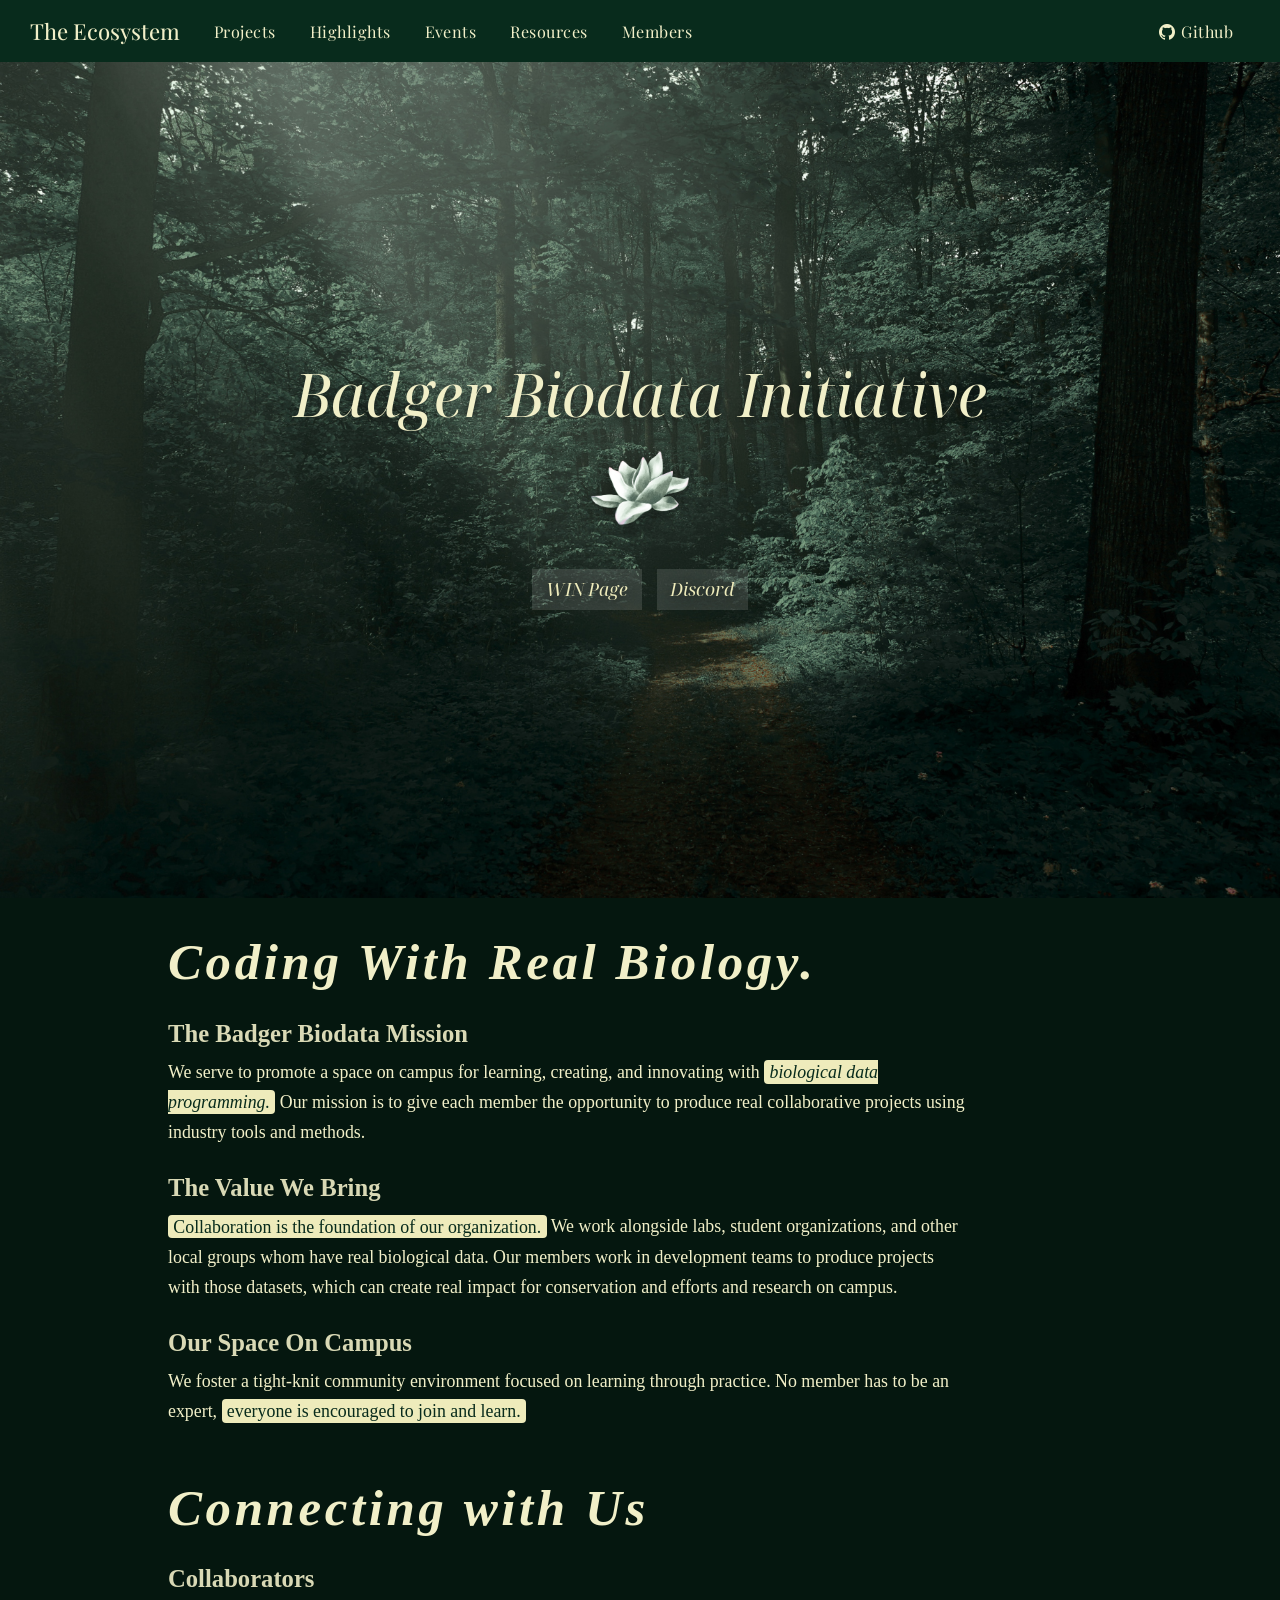
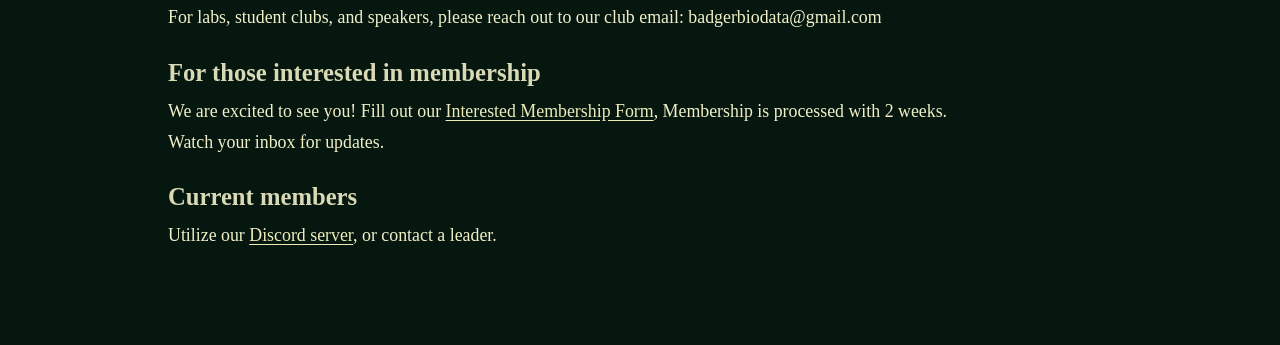
<file: index.html>
<!DOCTYPE html>
<html xmlns="http://www.w3.org/1999/xhtml" lang="en" xml:lang="en"><head>

<meta charset="utf-8">
<meta name="generator" content="quarto-1.11.9">

<meta name="viewport" content="width=device-width, initial-scale=1.0, user-scalable=yes">


<title>Welcome!</title>
<style>
/* Default styles provided by pandoc.
** See https://pandoc.org/MANUAL.html#variables-for-html for config info.
*/
span.smallcaps{font-variant: small-caps;}
div.columns{display: flex; gap: 1.5em;}
div.column{flex: auto;}
@media screen {
div.columns{gap: min(4vw, 1.5em);}
div.column{overflow-x: auto;}
}
div.hanging-indent{margin-left: 1.5em; text-indent: -1.5em;}
ul.task-list{list-style: none;}
ul.task-list li input[type="checkbox"] {
  width: 0.8em;
  margin: 0 0.8em 0.2em -1em; /* quarto-specific, see https://github.com/quarto-dev/quarto-cli/issues/4556 */ 
  vertical-align: middle;
}
</style>


<script src="site_libs/quarto-nav/quarto-nav.js"></script>
<link href="./images/flower-favicon.png" rel="icon" type="image/png">
<script src="site_libs/clipboard/clipboard.min.js"></script>
<script src="site_libs/quarto-html/quarto.js" type="module"></script>
<script src="site_libs/quarto-html/tabsets/tabsets.js" type="module"></script>
<script src="site_libs/quarto-html/scrollable-regions/scrollable-regions.js" type="module"></script>
<script src="site_libs/quarto-html/popper.min.js"></script>
<script src="site_libs/quarto-html/tippy.umd.min.js"></script>
<script src="site_libs/quarto-html/anchor.min.js"></script>
<link href="site_libs/quarto-html/tippy.css" rel="stylesheet">
<link href="site_libs/quarto-html/quarto-syntax-highlighting-63b5708e65d6cd79cd7618c58d0c21e7.css" rel="stylesheet" id="quarto-text-highlighting-styles">
<script src="site_libs/bootstrap/bootstrap.min.js"></script>
<link href="site_libs/bootstrap/bootstrap-icons.css" rel="stylesheet">
<link href="site_libs/bootstrap/bootstrap-39ddc16f5f9dd67d9dd46718b77ded53.min.css" rel="stylesheet" append-hash="true" id="quarto-bootstrap" data-mode="light">
<script id="quarto-search-options" type="application/json">{
  "language": {
    "search-no-results-text": "No results",
    "search-matching-documents-text": "matching documents",
    "search-copy-link-title": "Copy link to search",
    "search-hide-matches-text": "Hide additional matches",
    "search-more-match-text": "more match in this document",
    "search-more-matches-text": "more matches in this document",
    "search-clear-button-title": "Clear",
    "search-text-placeholder": "",
    "search-detached-cancel-button-title": "Cancel",
    "search-submit-button-title": "Submit",
    "search-label": "Search"
  }
}</script>


</head>

<body class="nav-fixed homepage quarto-light"><a id="quarto-skip-link" class="visually-hidden-focusable" href="#quarto-document-content">Skip to main content</a>

<div id="quarto-search-results"></div>
  <header id="quarto-header" class="headroom fixed-top">
    <nav class="navbar navbar-expand-lg " data-bs-theme="dark" aria-label="Site">
      <div class="navbar-container container-fluid">
      <div class="navbar-brand-container mx-auto">
    <a class="navbar-brand" href="./index.html">
    <span class="navbar-title">The Ecosystem</span>
    </a>
  </div>
          <button class="navbar-toggler" type="button" data-bs-toggle="collapse" data-bs-target="#navbarCollapse" aria-controls="navbarCollapse" aria-expanded="false" aria-label="Toggle navigation" onclick="if (window.quartoToggleHeadroom) { window.quartoToggleHeadroom(); }">
  <span class="navbar-toggler-icon"></span>
</button>
          <div class="collapse navbar-collapse" id="navbarCollapse">
            <ul class="navbar-nav navbar-nav-scroll me-auto">
  <li class="nav-item">
    <a class="nav-link" href="./projects/index.html"> 
<span class="menu-text">Projects</span></a>
  </li>  
  <li class="nav-item">
    <a class="nav-link" href="./highlights/index.html"> 
<span class="menu-text">Highlights</span></a>
  </li>  
  <li class="nav-item">
    <a class="nav-link" href="./meetings/index.html"> 
<span class="menu-text">Events</span></a>
  </li>  
  <li class="nav-item">
    <a class="nav-link" href="./resources/index.html"> 
<span class="menu-text">Resources</span></a>
  </li>  
  <li class="nav-item">
    <a class="nav-link" href="./members/index.html"> 
<span class="menu-text">Members</span></a>
  </li>  
</ul>
            <ul class="navbar-nav navbar-nav-scroll ms-auto">
  <li class="nav-item">
    <a class="nav-link" href="https://github.com/Badger-Biodata-Initiative-UW-Madison"> <i class="bi bi-github" role="img">
</i> 
<span class="menu-text">Github</span></a>
  </li>  
</ul>
          </div> <!-- /navcollapse -->
            <div class="quarto-navbar-tools">
</div>
      </div> <!-- /container-fluid -->
    </nav>
</header>
<!-- content -->
<div id="quarto-content" class="quarto-container page-columns page-rows-contents page-layout-full page-navbar">
<!-- sidebar -->
<!-- margin-sidebar -->
    
<!-- main -->
<main class="content page-columns page-full column-body" id="quarto-document-content" tabindex="-1">

<header id="title-block-header" class="quarto-title-block default">
<div class="quarto-title">
<h1 class="title">Welcome!</h1>
</div>



<div class="quarto-title-meta column-body">

    
  
    
  </div>
  


</header>


<div class="column-screen hero-banner">
<div class="hero-text">
<p>Badger Biodata Initiative</p>
<p><img src="images/index-flower.png" class="hero-flower img-fluid" alt="Badger Biodata Flower"> <a href="https://win.wisc.edu/feeds?type=club&amp;type_id=36681&amp;tab=about" class="btn btn-homepage">WIN Page</a> <a href="https://discord.gg/FVxf2QtFgb" class="btn btn-homepage">Discord</a></p>
</div>
</div>
<section id="coding-with-real-biology." class="level1 section-header">
<h1>Coding With Real Biology.</h1>
<section id="the-badger-biodata-mission" class="level3">
<h3 class="anchored" data-anchor-id="the-badger-biodata-mission">The Badger Biodata Mission</h3>
<p>We serve to promote a space on campus for learning, creating, and innovating with <mark> <em>biological data programming.</em></mark> Our mission is to give each member the opportunity to produce real collaborative projects using industry tools and methods.</p>
</section>
<section id="the-value-we-bring" class="level3">
<h3 class="anchored" data-anchor-id="the-value-we-bring">The Value We Bring</h3>
<p><mark> Collaboration is the foundation of our organization.</mark> We work alongside labs, student organizations, and other local groups whom have real biological data. Our members work in development teams to produce projects with those datasets, which can create real impact for conservation and efforts and research on campus.</p>
</section>
<section id="our-space-on-campus" class="level3">
<h3 class="anchored" data-anchor-id="our-space-on-campus">Our Space On Campus</h3>
<p>We foster a tight-knit community environment focused on learning through practice. No member has to be an expert, <mark>everyone is encouraged to join and learn.</mark></p>
</section>
</section>
<section id="connecting-with-us" class="level1">
<h1>Connecting with Us</h1>
<section id="collaborators" class="level3">
<h3 class="anchored" data-anchor-id="collaborators">Collaborators</h3>
<p>For labs, student clubs, and speakers, please reach out to our club email: badgerbiodata@gmail.com</p>
</section>
<section id="for-those-interested-in-membership" class="level3">
<h3 class="anchored" data-anchor-id="for-those-interested-in-membership">For those interested in membership</h3>
<p>We are excited to see you! Fill out our <a href="https://forms.gle/XCaJHqkWR6vYq8Q8A">Interested Membership Form</a>, Membership is processed with 2 weeks. Watch your inbox for updates.</p>
</section>
<section id="current-members" class="level3">
<h3 class="anchored" data-anchor-id="current-members">Current members</h3>
<p>Utilize our <a href="https://discord.gg/FVxf2QtFgb">Discord server</a>, or contact a leader.</p>


</section>
</section>

</main> <!-- /main -->
<script id="quarto-html-after-body" type="application/javascript">
  window.document.addEventListener("DOMContentLoaded", function (event) {
    const icon = "";
    const anchorJS = new window.AnchorJS();
    anchorJS.options = {
      placement: 'right',
      icon: icon
    };
    anchorJS.add('.anchored');
    const isCodeAnnotation = (el) => {
      for (const clz of el.classList) {
        if (clz.startsWith('code-annotation-')) {                     
          return true;
        }
      }
      return false;
    }
    const onCopySuccess = function(e) {
      // button target
      const button = e.trigger;
      // don't keep focus
      button.blur();
      // flash "checked"
      button.classList.add('code-copy-button-checked');
      var currentTitle = button.getAttribute("title");
      button.setAttribute("title", "Copied!");
      let tooltip;
      if (window.bootstrap) {
        button.setAttribute("data-bs-toggle", "tooltip");
        button.setAttribute("data-bs-placement", "left");
        button.setAttribute("data-bs-title", "Copied!");
        tooltip = new bootstrap.Tooltip(button, 
          { trigger: "manual", 
            customClass: "code-copy-button-tooltip",
            offset: [0, -8]});
        tooltip.show();    
      }
      setTimeout(function() {
        if (tooltip) {
          tooltip.hide();
          button.removeAttribute("data-bs-title");
          button.removeAttribute("data-bs-toggle");
          button.removeAttribute("data-bs-placement");
        }
        button.setAttribute("title", currentTitle);
        button.classList.remove('code-copy-button-checked');
      }, 1000);
      // clear code selection
      e.clearSelection();
    }
    const getTextToCopy = function(trigger) {
      const outerScaffold = trigger.parentElement.cloneNode(true);
      const codeEl = outerScaffold.querySelector('code');
      for (const childEl of codeEl.children) {
        if (isCodeAnnotation(childEl)) {
          childEl.remove();
        }
      }
      return codeEl.innerText;
    }
    const clipboard = new window.ClipboardJS('.code-copy-button:not([data-in-quarto-modal])', {
      text: getTextToCopy
    });
    clipboard.on('success', onCopySuccess);
    if (window.document.getElementById('quarto-embedded-source-code-modal')) {
      const clipboardModal = new window.ClipboardJS('.code-copy-button[data-in-quarto-modal]', {
        text: getTextToCopy,
        container: window.document.getElementById('quarto-embedded-source-code-modal')
      });
      clipboardModal.on('success', onCopySuccess);
    }
      var localhostRegex = new RegExp(/^(?:http|https):\/\/localhost\:?[0-9]*\//);
      var mailtoRegex = new RegExp(/^mailto:/);
        var filterRegex = new RegExp("https:\/\/badgerbiodata\.github\.io\/the-ecosystem\/");
      var isInternal = (href) => {
          return filterRegex.test(href) || localhostRegex.test(href) || mailtoRegex.test(href);
      }
      // Inspect non-navigation links and adorn them if external
      window.quartoDecorateExternalLinks = function (root) {
     var links = (root || window.document).querySelectorAll('a[href]:not(.nav-link):not(.navbar-brand):not(.toc-action):not(.sidebar-link):not(.sidebar-item-toggle):not(.pagination-link):not(.no-external):not([aria-hidden]):not(.dropdown-item):not(.quarto-navigation-tool):not(.about-link)');
      for (var i=0; i<links.length; i++) {
        const link = links[i];
        if (!isInternal(link.href)) {
          // undo the damage that might have been done by quarto-nav.js in the case of
          // links that we want to consider external
          if (link.dataset.originalHref !== undefined) {
            link.href = link.dataset.originalHref;
          }
          if (!link.classList.contains('no-external-icon')) {
          }
        }
      }
      };
      window.quartoDecorateExternalLinks(window.document);
    // Esc closes the popup (WCAG 1.4.13) and focus leaving both trigger and
    // popup closes it (WCAG 2.4.11); tippy handles neither for interactive popups.
    const hideOnEscAndFocusOut = {
      name: 'hideOnEscAndFocusOut',
      defaultValue: true,
      fn(instance) {
        const dismiss = () => {
          // A show scheduled by the trigger delay would otherwise reopen it
          instance.clearDelayTimeouts();
          instance.hide();
        };
        const onKeyDown = (event) => {
          if (event.key !== 'Escape') {
            return;
          }
          // Keep Esc from also reaching page handlers (e.g. reveal.js overview),
          // except an open reveal.js slide menu, which Esc should close too.
          // The menu handles keys only when its keyboard option is on.
          const menuHandlesEsc = window.Reveal?.getPlugin?.('menu')?.isOpen() &&
            window.Reveal.getConfig().menu?.keyboard !== false;
          if (!menuHandlesEsc) {
            event.stopPropagation();
          }
          if (instance.popper.contains(window.document.activeElement)) {
            // Disabled while refocusing so the focus trigger does not reopen it
            instance.disable();
            instance.reference.focus();
            instance.enable();
          }
          dismiss();
        };
        const onFocusOut = (event) => {
          const target = event.relatedTarget;
          if (target && !instance.reference.contains(target) &&
              !instance.popper.contains(target)) {
            dismiss();
          }
        };
        // On the trigger too: a click trigger (code-annotations: select) has no
        // blur handling. Attached for the instance's lifetime so leaving the
        // trigger also cancels a show still pending on the trigger delay.
        instance.reference.addEventListener('focusout', onFocusOut);
        return {
          onShow() {
            window.document.addEventListener('keydown', onKeyDown, true);
            instance.popper.addEventListener('focusout', onFocusOut);
          },
          onHide() {
            window.document.removeEventListener('keydown', onKeyDown, true);
            instance.popper.removeEventListener('focusout', onFocusOut);
          },
          onDestroy() {
            instance.reference.removeEventListener('focusout', onFocusOut);
          },
        };
      },
    };
    function tippyHover(el, contentFn, onTriggerFn, onUntriggerFn) {
      const config = {
        allowHTML: true,
        maxWidth: 500,
        delay: 100,
        arrow: false,
        appendTo: function(el) {
            return el.parentElement;
        },
        interactive: true,
        interactiveBorder: 10,
        theme: 'quarto',
        placement: 'bottom-start',
        plugins: [hideOnEscAndFocusOut],
      };
      if (contentFn) {
        config.content = contentFn;
      }
      if (onTriggerFn) {
        config.onTrigger = onTriggerFn;
      }
      if (onUntriggerFn) {
        config.onUntrigger = onUntriggerFn;
      }
      window.tippy(el, config); 
    }
    const noterefs = window.document.querySelectorAll('a[role="doc-noteref"]');
    for (var i=0; i<noterefs.length; i++) {
      const ref = noterefs[i];
      tippyHover(ref, function() {
        // use id or data attribute instead here
        let href = ref.getAttribute('data-footnote-href') || ref.getAttribute('href');
        try { href = new URL(href).hash; } catch {}
        const id = href.replace(/^#\/?/, "");
        const note = window.document.getElementById(id);
        if (note) {
          return note.innerHTML;
        } else {
          return "";
        }
      });
    }
    const xrefs = window.document.querySelectorAll('a.quarto-xref');
    const processXRef = (id, note) => {
      // Strip column container classes
      const stripColumnClz = (el) => {
        el.classList.remove("page-full", "page-columns");
        if (el.children) {
          for (const child of el.children) {
            stripColumnClz(child);
          }
        }
      }
      stripColumnClz(note)
      if (id === null || id.startsWith('sec-')) {
        // Special case sections, only their first couple elements
        const container = document.createElement("div");
        if (note.children && note.children.length > 2) {
          container.appendChild(note.children[0].cloneNode(true));
          for (let i = 1; i < note.children.length; i++) {
            const child = note.children[i];
            if (child.tagName === "P" && child.innerText === "") {
              continue;
            } else {
              container.appendChild(child.cloneNode(true));
              break;
            }
          }
          if (window.Quarto?.typesetMath) {
            window.Quarto.typesetMath(container);
          }
          return container.innerHTML
        } else {
          if (window.Quarto?.typesetMath) {
            window.Quarto.typesetMath(note);
          }
          return note.innerHTML;
        }
      } else {
        // Remove any anchor links if they are present
        const anchorLink = note.querySelector('a.anchorjs-link');
        if (anchorLink) {
          anchorLink.remove();
        }
        if (window.Quarto?.typesetMath) {
          window.Quarto.typesetMath(note);
        }
        if (note.classList.contains("callout")) {
          return note.outerHTML;
        } else {
          return note.innerHTML;
        }
      }
    }
    for (var i=0; i<xrefs.length; i++) {
      const xref = xrefs[i];
      tippyHover(xref, undefined, function(instance) {
        instance.disable();
        let url = xref.getAttribute('href');
        let hash = undefined; 
        if (url.startsWith('#')) {
          hash = url;
        } else {
          try { hash = new URL(url).hash; } catch {}
        }
        if (hash) {
          const id = hash.replace(/^#\/?/, "");
          const note = window.document.getElementById(id);
          if (note !== null) {
            try {
              const html = processXRef(id, note.cloneNode(true));
              instance.setContent(html);
            } finally {
              instance.enable();
              instance.show();
            }
          } else {
            // See if we can fetch this
            fetch(url.split('#')[0])
            .then(res => res.text())
            .then(html => {
              const parser = new DOMParser();
              const htmlDoc = parser.parseFromString(html, "text/html");
              const note = htmlDoc.getElementById(id);
              if (note !== null) {
                const html = processXRef(id, note);
                instance.setContent(html);
              } 
            }).finally(() => {
              instance.enable();
              instance.show();
            });
          }
        } else {
          // See if we can fetch a full url (with no hash to target)
          // This is a special case and we should probably do some content thinning / targeting
          fetch(url)
          .then(res => res.text())
          .then(html => {
            const parser = new DOMParser();
            const htmlDoc = parser.parseFromString(html, "text/html");
            const note = htmlDoc.querySelector('main.content');
            if (note !== null) {
              // This should only happen for chapter cross references
              // (since there is no id in the URL)
              // remove the first header
              if (note.children.length > 0 && note.children[0].tagName === "HEADER") {
                note.children[0].remove();
              }
              const html = processXRef(null, note);
              instance.setContent(html);
            } 
          }).finally(() => {
            instance.enable();
            instance.show();
          });
        }
      }, function(instance) {
      });
    }
        let selectedAnnoteEl;
        const selectorForAnnotation = ( cell, annotation) => {
          let cellAttr = 'data-code-cell="' + cell + '"';
          let lineAttr = 'data-code-annotation="' +  annotation + '"';
          const selector = 'span[' + cellAttr + '][' + lineAttr + ']';
          return selector;
        }
        const selectCodeLines = (annoteEl) => {
          const doc = window.document;
          const targetCell = annoteEl.getAttribute("data-target-cell");
          const targetAnnotation = annoteEl.getAttribute("data-target-annotation");
          const annoteSpan = window.document.querySelector(selectorForAnnotation(targetCell, targetAnnotation));
          const lines = annoteSpan.getAttribute("data-code-lines").split(",");
          const lineIds = lines.map((line) => {
            return targetCell + "-" + line;
          })
          // Each band is positioned against its own containing block, which is
          // not the offsetParent of the lines, so place it from client rects.
          const placeBand = (band, firstEl, lastEl, codeBlock) => {
            const container = band.offsetParent;
            if (container === null) {
              return;
            }
            const containerRect = container.getBoundingClientRect();
            // Reveal.js scales slides with a transform, so convert client
            // pixels back to the CSS pixels of the container.
            const scale = containerRect.height / container.offsetHeight || 1;
            const firstRect = firstEl.getBoundingClientRect();
            const lastRect = lastEl.getBoundingClientRect();
            const top = (firstRect.top - containerRect.top) / scale - container.clientTop + container.scrollTop;
            const height = (lastRect.bottom - firstRect.top) / scale;
            band.style.top = top - 2 + "px";
            band.style.height = height + 4 + "px";
            if (codeBlock) {
              // Without the copy button wrapper, the containing block is wider
              // than the code block, so span the code block explicitly.
              const blockRect = codeBlock.getBoundingClientRect();
              band.style.left = (blockRect.left - containerRect.left) / scale - container.clientLeft + container.scrollLeft + "px";
              band.style.width = blockRect.width / scale + "px";
            }
          };
          if (lineIds.length > 0) {
            const el = window.document.getElementById(lineIds[0]);
            const lastEl = window.document.getElementById(lineIds[lineIds.length - 1]);
            const parent = el.parentElement.parentElement;
            // cook up a div (if necessary) and position it
            let div = window.document.getElementById("code-annotation-line-highlight");
            if (div === null) {
              div = window.document.createElement("div");
              div.setAttribute("id", "code-annotation-line-highlight");
              div.style.position = 'absolute';
              parent.appendChild(div);
            }
            placeBand(div, el, lastEl, parent.closest("div.sourceCode") || parent);
            let gutterDiv = window.document.getElementById("code-annotation-line-highlight-gutter");
            if (gutterDiv === null) {
              gutterDiv = window.document.createElement("div");
              gutterDiv.setAttribute("id", "code-annotation-line-highlight-gutter");
              gutterDiv.style.position = 'absolute';
              const codeCell = window.document.getElementById(targetCell);
              const gutter = codeCell.querySelector('.code-annotation-gutter');
              gutter.appendChild(gutterDiv);
            }
            placeBand(gutterDiv, el, lastEl);
            selectedAnnoteEl = annoteEl;
          }
        };
        const unselectCodeLines = () => {
          const elementsIds = ["code-annotation-line-highlight", "code-annotation-line-highlight-gutter"];
          elementsIds.forEach((elId) => {
            const div = window.document.getElementById(elId);
            if (div) {
              div.remove();
            }
          });
          selectedAnnoteEl = undefined;
        };
          // Handle positioning of the toggle
      window.addEventListener(
        "resize",
        throttle(() => {
          elRect = undefined;
          if (selectedAnnoteEl) {
            selectCodeLines(selectedAnnoteEl);
          }
        }, 10)
      );
      function throttle(fn, ms) {
      let throttle = false;
      let timer;
        return (...args) => {
          if(!throttle) { // first call gets through
              fn.apply(this, args);
              throttle = true;
          } else { // all the others get throttled
              if(timer) clearTimeout(timer); // cancel #2
              timer = setTimeout(() => {
                fn.apply(this, args);
                timer = throttle = false;
              }, ms);
          }
        };
      }
        // Attach click handler to the DT
        const annoteDls = window.document.querySelectorAll('dt[data-target-cell]');
        for (const annoteDlNode of annoteDls) {
          annoteDlNode.addEventListener('click', (event) => {
            const clickedEl = event.target;
            if (clickedEl !== selectedAnnoteEl) {
              unselectCodeLines();
              const activeEl = window.document.querySelector('dt[data-target-cell].code-annotation-active');
              if (activeEl) {
                activeEl.classList.remove('code-annotation-active');
              }
              selectCodeLines(clickedEl);
              clickedEl.classList.add('code-annotation-active');
            } else {
              // Unselect the line
              unselectCodeLines();
              clickedEl.classList.remove('code-annotation-active');
            }
          });
        }
    const findCites = (el) => {
      const parentEl = el.parentElement;
      if (parentEl) {
        const cites = parentEl.dataset.cites;
        if (cites) {
          return {
            el,
            cites: cites.split(' ')
          };
        } else {
          return findCites(el.parentElement)
        }
      } else {
        return undefined;
      }
    };
    var bibliorefs = window.document.querySelectorAll('a[role="doc-biblioref"]');
    for (var i=0; i<bibliorefs.length; i++) {
      const ref = bibliorefs[i];
      const citeInfo = findCites(ref);
      if (citeInfo) {
        tippyHover(citeInfo.el, function() {
          var popup = window.document.createElement('div');
          citeInfo.cites.forEach(function(cite) {
            var citeDiv = window.document.createElement('div');
            citeDiv.classList.add('hanging-indent');
            citeDiv.classList.add('csl-entry');
            var biblioDiv = window.document.getElementById('ref-' + cite);
            if (biblioDiv) {
              citeDiv.innerHTML = biblioDiv.innerHTML;
            }
            popup.appendChild(citeDiv);
          });
          return popup.innerHTML;
        });
      }
    }
  });
  </script>
  <script type="application/javascript">
  window.quartoScrollableRegionsLabels = {"code":"Scrollable code","output":"Scrollable output"};
  </script>
</div> <!-- /content -->




</body></html>
</file>
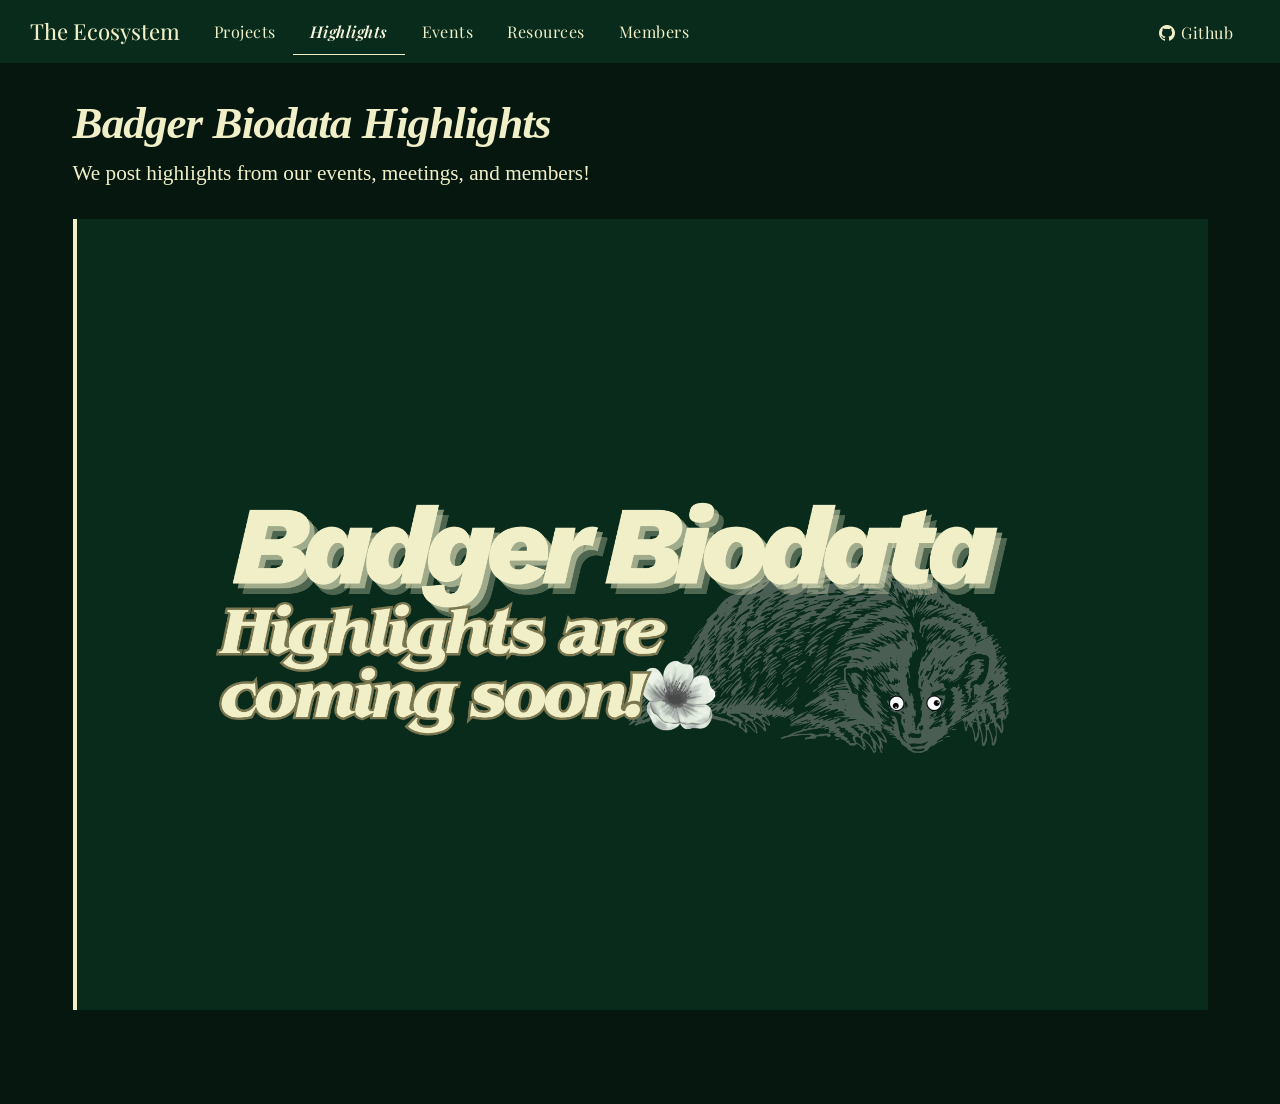
<file: highlights/index.html>
<!DOCTYPE html>
<html xmlns="http://www.w3.org/1999/xhtml" lang="en" xml:lang="en"><head>

<meta charset="utf-8">
<meta name="generator" content="quarto-1.11.9">

<meta name="viewport" content="width=device-width, initial-scale=1.0, user-scalable=yes">


<title>Badger Biodata Highlights</title>
<style>
/* Default styles provided by pandoc.
** See https://pandoc.org/MANUAL.html#variables-for-html for config info.
*/
span.smallcaps{font-variant: small-caps;}
div.columns{display: flex; gap: 1.5em;}
div.column{flex: auto;}
@media screen {
div.columns{gap: min(4vw, 1.5em);}
div.column{overflow-x: auto;}
}
div.hanging-indent{margin-left: 1.5em; text-indent: -1.5em;}
ul.task-list{list-style: none;}
ul.task-list li input[type="checkbox"] {
  width: 0.8em;
  margin: 0 0.8em 0.2em -1em; /* quarto-specific, see https://github.com/quarto-dev/quarto-cli/issues/4556 */ 
  vertical-align: middle;
}
</style>


<script src="../site_libs/quarto-nav/quarto-nav.js"></script>
<link href="../images/flower-favicon.png" rel="icon" type="image/png">
<script src="../site_libs/clipboard/clipboard.min.js"></script>
<script src="../site_libs/quarto-html/quarto.js" type="module"></script>
<script src="../site_libs/quarto-html/tabsets/tabsets.js" type="module"></script>
<script src="../site_libs/quarto-html/scrollable-regions/scrollable-regions.js" type="module"></script>
<script src="../site_libs/quarto-html/popper.min.js"></script>
<script src="../site_libs/quarto-html/tippy.umd.min.js"></script>
<script src="../site_libs/quarto-html/anchor.min.js"></script>
<link href="../site_libs/quarto-html/tippy.css" rel="stylesheet">
<link href="../site_libs/quarto-html/quarto-syntax-highlighting-63b5708e65d6cd79cd7618c58d0c21e7.css" rel="stylesheet" id="quarto-text-highlighting-styles">
<script src="../site_libs/bootstrap/bootstrap.min.js"></script>
<link href="../site_libs/bootstrap/bootstrap-icons.css" rel="stylesheet">
<link href="../site_libs/bootstrap/bootstrap-39ddc16f5f9dd67d9dd46718b77ded53.min.css" rel="stylesheet" append-hash="true" id="quarto-bootstrap" data-mode="light">
<script id="quarto-search-options" type="application/json">{
  "language": {
    "search-no-results-text": "No results",
    "search-matching-documents-text": "matching documents",
    "search-copy-link-title": "Copy link to search",
    "search-hide-matches-text": "Hide additional matches",
    "search-more-match-text": "more match in this document",
    "search-more-matches-text": "more matches in this document",
    "search-clear-button-title": "Clear",
    "search-text-placeholder": "",
    "search-detached-cancel-button-title": "Cancel",
    "search-submit-button-title": "Submit",
    "search-label": "Search"
  }
}</script>


</head>

<body class="nav-fixed quarto-light"><a id="quarto-skip-link" class="visually-hidden-focusable" href="#quarto-document-content">Skip to main content</a>

<div id="quarto-search-results"></div>
  <header id="quarto-header" class="headroom fixed-top">
    <nav class="navbar navbar-expand-lg " data-bs-theme="dark" aria-label="Site">
      <div class="navbar-container container-fluid">
      <div class="navbar-brand-container mx-auto">
    <a class="navbar-brand" href="../index.html">
    <span class="navbar-title">The Ecosystem</span>
    </a>
  </div>
          <button class="navbar-toggler" type="button" data-bs-toggle="collapse" data-bs-target="#navbarCollapse" aria-controls="navbarCollapse" aria-expanded="false" aria-label="Toggle navigation" onclick="if (window.quartoToggleHeadroom) { window.quartoToggleHeadroom(); }">
  <span class="navbar-toggler-icon"></span>
</button>
          <div class="collapse navbar-collapse" id="navbarCollapse">
            <ul class="navbar-nav navbar-nav-scroll me-auto">
  <li class="nav-item">
    <a class="nav-link" href="../projects/index.html"> 
<span class="menu-text">Projects</span></a>
  </li>  
  <li class="nav-item">
    <a class="nav-link active" href="../highlights/index.html" aria-current="page"> 
<span class="menu-text">Highlights</span></a>
  </li>  
  <li class="nav-item">
    <a class="nav-link" href="../meetings/index.html"> 
<span class="menu-text">Events</span></a>
  </li>  
  <li class="nav-item">
    <a class="nav-link" href="../resources/index.html"> 
<span class="menu-text">Resources</span></a>
  </li>  
  <li class="nav-item">
    <a class="nav-link" href="../members/index.html"> 
<span class="menu-text">Members</span></a>
  </li>  
</ul>
            <ul class="navbar-nav navbar-nav-scroll ms-auto">
  <li class="nav-item">
    <a class="nav-link" href="https://github.com/Badger-Biodata-Initiative-UW-Madison"> <i class="bi bi-github" role="img">
</i> 
<span class="menu-text">Github</span></a>
  </li>  
</ul>
          </div> <!-- /navcollapse -->
            <div class="quarto-navbar-tools">
</div>
      </div> <!-- /container-fluid -->
    </nav>
</header>
<!-- content -->
<div id="quarto-content" class="quarto-container page-columns page-rows-contents page-layout-full page-navbar">
<!-- sidebar -->
<!-- margin-sidebar -->
    
<!-- main -->
<main class="content column-page" id="quarto-document-content" tabindex="-1">

<header id="title-block-header" class="quarto-title-block default">
<div class="quarto-title">
<h1 class="title">Badger Biodata Highlights</h1>
<p class="subtitle lead">We post highlights from our events, meetings, and members!</p>
</div>



<div class="quarto-title-meta column-page">

    
  
    
  </div>
  


</header>


<blockquote class="blockquote">
<p><img src="../images/aug-2026-highlight.png" class="img-fluid"></p>
</blockquote>



</main> <!-- /main -->
<script id="quarto-html-after-body" type="application/javascript">
  window.document.addEventListener("DOMContentLoaded", function (event) {
    const icon = "";
    const anchorJS = new window.AnchorJS();
    anchorJS.options = {
      placement: 'right',
      icon: icon
    };
    anchorJS.add('.anchored');
    const isCodeAnnotation = (el) => {
      for (const clz of el.classList) {
        if (clz.startsWith('code-annotation-')) {                     
          return true;
        }
      }
      return false;
    }
    const onCopySuccess = function(e) {
      // button target
      const button = e.trigger;
      // don't keep focus
      button.blur();
      // flash "checked"
      button.classList.add('code-copy-button-checked');
      var currentTitle = button.getAttribute("title");
      button.setAttribute("title", "Copied!");
      let tooltip;
      if (window.bootstrap) {
        button.setAttribute("data-bs-toggle", "tooltip");
        button.setAttribute("data-bs-placement", "left");
        button.setAttribute("data-bs-title", "Copied!");
        tooltip = new bootstrap.Tooltip(button, 
          { trigger: "manual", 
            customClass: "code-copy-button-tooltip",
            offset: [0, -8]});
        tooltip.show();    
      }
      setTimeout(function() {
        if (tooltip) {
          tooltip.hide();
          button.removeAttribute("data-bs-title");
          button.removeAttribute("data-bs-toggle");
          button.removeAttribute("data-bs-placement");
        }
        button.setAttribute("title", currentTitle);
        button.classList.remove('code-copy-button-checked');
      }, 1000);
      // clear code selection
      e.clearSelection();
    }
    const getTextToCopy = function(trigger) {
      const outerScaffold = trigger.parentElement.cloneNode(true);
      const codeEl = outerScaffold.querySelector('code');
      for (const childEl of codeEl.children) {
        if (isCodeAnnotation(childEl)) {
          childEl.remove();
        }
      }
      return codeEl.innerText;
    }
    const clipboard = new window.ClipboardJS('.code-copy-button:not([data-in-quarto-modal])', {
      text: getTextToCopy
    });
    clipboard.on('success', onCopySuccess);
    if (window.document.getElementById('quarto-embedded-source-code-modal')) {
      const clipboardModal = new window.ClipboardJS('.code-copy-button[data-in-quarto-modal]', {
        text: getTextToCopy,
        container: window.document.getElementById('quarto-embedded-source-code-modal')
      });
      clipboardModal.on('success', onCopySuccess);
    }
      var localhostRegex = new RegExp(/^(?:http|https):\/\/localhost\:?[0-9]*\//);
      var mailtoRegex = new RegExp(/^mailto:/);
        var filterRegex = new RegExp("https:\/\/badgerbiodata\.github\.io\/the-ecosystem\/");
      var isInternal = (href) => {
          return filterRegex.test(href) || localhostRegex.test(href) || mailtoRegex.test(href);
      }
      // Inspect non-navigation links and adorn them if external
      window.quartoDecorateExternalLinks = function (root) {
     var links = (root || window.document).querySelectorAll('a[href]:not(.nav-link):not(.navbar-brand):not(.toc-action):not(.sidebar-link):not(.sidebar-item-toggle):not(.pagination-link):not(.no-external):not([aria-hidden]):not(.dropdown-item):not(.quarto-navigation-tool):not(.about-link)');
      for (var i=0; i<links.length; i++) {
        const link = links[i];
        if (!isInternal(link.href)) {
          // undo the damage that might have been done by quarto-nav.js in the case of
          // links that we want to consider external
          if (link.dataset.originalHref !== undefined) {
            link.href = link.dataset.originalHref;
          }
          if (!link.classList.contains('no-external-icon')) {
          }
        }
      }
      };
      window.quartoDecorateExternalLinks(window.document);
    // Esc closes the popup (WCAG 1.4.13) and focus leaving both trigger and
    // popup closes it (WCAG 2.4.11); tippy handles neither for interactive popups.
    const hideOnEscAndFocusOut = {
      name: 'hideOnEscAndFocusOut',
      defaultValue: true,
      fn(instance) {
        const dismiss = () => {
          // A show scheduled by the trigger delay would otherwise reopen it
          instance.clearDelayTimeouts();
          instance.hide();
        };
        const onKeyDown = (event) => {
          if (event.key !== 'Escape') {
            return;
          }
          // Keep Esc from also reaching page handlers (e.g. reveal.js overview),
          // except an open reveal.js slide menu, which Esc should close too.
          // The menu handles keys only when its keyboard option is on.
          const menuHandlesEsc = window.Reveal?.getPlugin?.('menu')?.isOpen() &&
            window.Reveal.getConfig().menu?.keyboard !== false;
          if (!menuHandlesEsc) {
            event.stopPropagation();
          }
          if (instance.popper.contains(window.document.activeElement)) {
            // Disabled while refocusing so the focus trigger does not reopen it
            instance.disable();
            instance.reference.focus();
            instance.enable();
          }
          dismiss();
        };
        const onFocusOut = (event) => {
          const target = event.relatedTarget;
          if (target && !instance.reference.contains(target) &&
              !instance.popper.contains(target)) {
            dismiss();
          }
        };
        // On the trigger too: a click trigger (code-annotations: select) has no
        // blur handling. Attached for the instance's lifetime so leaving the
        // trigger also cancels a show still pending on the trigger delay.
        instance.reference.addEventListener('focusout', onFocusOut);
        return {
          onShow() {
            window.document.addEventListener('keydown', onKeyDown, true);
            instance.popper.addEventListener('focusout', onFocusOut);
          },
          onHide() {
            window.document.removeEventListener('keydown', onKeyDown, true);
            instance.popper.removeEventListener('focusout', onFocusOut);
          },
          onDestroy() {
            instance.reference.removeEventListener('focusout', onFocusOut);
          },
        };
      },
    };
    function tippyHover(el, contentFn, onTriggerFn, onUntriggerFn) {
      const config = {
        allowHTML: true,
        maxWidth: 500,
        delay: 100,
        arrow: false,
        appendTo: function(el) {
            return el.parentElement;
        },
        interactive: true,
        interactiveBorder: 10,
        theme: 'quarto',
        placement: 'bottom-start',
        plugins: [hideOnEscAndFocusOut],
      };
      if (contentFn) {
        config.content = contentFn;
      }
      if (onTriggerFn) {
        config.onTrigger = onTriggerFn;
      }
      if (onUntriggerFn) {
        config.onUntrigger = onUntriggerFn;
      }
      window.tippy(el, config); 
    }
    const noterefs = window.document.querySelectorAll('a[role="doc-noteref"]');
    for (var i=0; i<noterefs.length; i++) {
      const ref = noterefs[i];
      tippyHover(ref, function() {
        // use id or data attribute instead here
        let href = ref.getAttribute('data-footnote-href') || ref.getAttribute('href');
        try { href = new URL(href).hash; } catch {}
        const id = href.replace(/^#\/?/, "");
        const note = window.document.getElementById(id);
        if (note) {
          return note.innerHTML;
        } else {
          return "";
        }
      });
    }
    const xrefs = window.document.querySelectorAll('a.quarto-xref');
    const processXRef = (id, note) => {
      // Strip column container classes
      const stripColumnClz = (el) => {
        el.classList.remove("page-full", "page-columns");
        if (el.children) {
          for (const child of el.children) {
            stripColumnClz(child);
          }
        }
      }
      stripColumnClz(note)
      if (id === null || id.startsWith('sec-')) {
        // Special case sections, only their first couple elements
        const container = document.createElement("div");
        if (note.children && note.children.length > 2) {
          container.appendChild(note.children[0].cloneNode(true));
          for (let i = 1; i < note.children.length; i++) {
            const child = note.children[i];
            if (child.tagName === "P" && child.innerText === "") {
              continue;
            } else {
              container.appendChild(child.cloneNode(true));
              break;
            }
          }
          if (window.Quarto?.typesetMath) {
            window.Quarto.typesetMath(container);
          }
          return container.innerHTML
        } else {
          if (window.Quarto?.typesetMath) {
            window.Quarto.typesetMath(note);
          }
          return note.innerHTML;
        }
      } else {
        // Remove any anchor links if they are present
        const anchorLink = note.querySelector('a.anchorjs-link');
        if (anchorLink) {
          anchorLink.remove();
        }
        if (window.Quarto?.typesetMath) {
          window.Quarto.typesetMath(note);
        }
        if (note.classList.contains("callout")) {
          return note.outerHTML;
        } else {
          return note.innerHTML;
        }
      }
    }
    for (var i=0; i<xrefs.length; i++) {
      const xref = xrefs[i];
      tippyHover(xref, undefined, function(instance) {
        instance.disable();
        let url = xref.getAttribute('href');
        let hash = undefined; 
        if (url.startsWith('#')) {
          hash = url;
        } else {
          try { hash = new URL(url).hash; } catch {}
        }
        if (hash) {
          const id = hash.replace(/^#\/?/, "");
          const note = window.document.getElementById(id);
          if (note !== null) {
            try {
              const html = processXRef(id, note.cloneNode(true));
              instance.setContent(html);
            } finally {
              instance.enable();
              instance.show();
            }
          } else {
            // See if we can fetch this
            fetch(url.split('#')[0])
            .then(res => res.text())
            .then(html => {
              const parser = new DOMParser();
              const htmlDoc = parser.parseFromString(html, "text/html");
              const note = htmlDoc.getElementById(id);
              if (note !== null) {
                const html = processXRef(id, note);
                instance.setContent(html);
              } 
            }).finally(() => {
              instance.enable();
              instance.show();
            });
          }
        } else {
          // See if we can fetch a full url (with no hash to target)
          // This is a special case and we should probably do some content thinning / targeting
          fetch(url)
          .then(res => res.text())
          .then(html => {
            const parser = new DOMParser();
            const htmlDoc = parser.parseFromString(html, "text/html");
            const note = htmlDoc.querySelector('main.content');
            if (note !== null) {
              // This should only happen for chapter cross references
              // (since there is no id in the URL)
              // remove the first header
              if (note.children.length > 0 && note.children[0].tagName === "HEADER") {
                note.children[0].remove();
              }
              const html = processXRef(null, note);
              instance.setContent(html);
            } 
          }).finally(() => {
            instance.enable();
            instance.show();
          });
        }
      }, function(instance) {
      });
    }
        let selectedAnnoteEl;
        const selectorForAnnotation = ( cell, annotation) => {
          let cellAttr = 'data-code-cell="' + cell + '"';
          let lineAttr = 'data-code-annotation="' +  annotation + '"';
          const selector = 'span[' + cellAttr + '][' + lineAttr + ']';
          return selector;
        }
        const selectCodeLines = (annoteEl) => {
          const doc = window.document;
          const targetCell = annoteEl.getAttribute("data-target-cell");
          const targetAnnotation = annoteEl.getAttribute("data-target-annotation");
          const annoteSpan = window.document.querySelector(selectorForAnnotation(targetCell, targetAnnotation));
          const lines = annoteSpan.getAttribute("data-code-lines").split(",");
          const lineIds = lines.map((line) => {
            return targetCell + "-" + line;
          })
          // Each band is positioned against its own containing block, which is
          // not the offsetParent of the lines, so place it from client rects.
          const placeBand = (band, firstEl, lastEl, codeBlock) => {
            const container = band.offsetParent;
            if (container === null) {
              return;
            }
            const containerRect = container.getBoundingClientRect();
            // Reveal.js scales slides with a transform, so convert client
            // pixels back to the CSS pixels of the container.
            const scale = containerRect.height / container.offsetHeight || 1;
            const firstRect = firstEl.getBoundingClientRect();
            const lastRect = lastEl.getBoundingClientRect();
            const top = (firstRect.top - containerRect.top) / scale - container.clientTop + container.scrollTop;
            const height = (lastRect.bottom - firstRect.top) / scale;
            band.style.top = top - 2 + "px";
            band.style.height = height + 4 + "px";
            if (codeBlock) {
              // Without the copy button wrapper, the containing block is wider
              // than the code block, so span the code block explicitly.
              const blockRect = codeBlock.getBoundingClientRect();
              band.style.left = (blockRect.left - containerRect.left) / scale - container.clientLeft + container.scrollLeft + "px";
              band.style.width = blockRect.width / scale + "px";
            }
          };
          if (lineIds.length > 0) {
            const el = window.document.getElementById(lineIds[0]);
            const lastEl = window.document.getElementById(lineIds[lineIds.length - 1]);
            const parent = el.parentElement.parentElement;
            // cook up a div (if necessary) and position it
            let div = window.document.getElementById("code-annotation-line-highlight");
            if (div === null) {
              div = window.document.createElement("div");
              div.setAttribute("id", "code-annotation-line-highlight");
              div.style.position = 'absolute';
              parent.appendChild(div);
            }
            placeBand(div, el, lastEl, parent.closest("div.sourceCode") || parent);
            let gutterDiv = window.document.getElementById("code-annotation-line-highlight-gutter");
            if (gutterDiv === null) {
              gutterDiv = window.document.createElement("div");
              gutterDiv.setAttribute("id", "code-annotation-line-highlight-gutter");
              gutterDiv.style.position = 'absolute';
              const codeCell = window.document.getElementById(targetCell);
              const gutter = codeCell.querySelector('.code-annotation-gutter');
              gutter.appendChild(gutterDiv);
            }
            placeBand(gutterDiv, el, lastEl);
            selectedAnnoteEl = annoteEl;
          }
        };
        const unselectCodeLines = () => {
          const elementsIds = ["code-annotation-line-highlight", "code-annotation-line-highlight-gutter"];
          elementsIds.forEach((elId) => {
            const div = window.document.getElementById(elId);
            if (div) {
              div.remove();
            }
          });
          selectedAnnoteEl = undefined;
        };
          // Handle positioning of the toggle
      window.addEventListener(
        "resize",
        throttle(() => {
          elRect = undefined;
          if (selectedAnnoteEl) {
            selectCodeLines(selectedAnnoteEl);
          }
        }, 10)
      );
      function throttle(fn, ms) {
      let throttle = false;
      let timer;
        return (...args) => {
          if(!throttle) { // first call gets through
              fn.apply(this, args);
              throttle = true;
          } else { // all the others get throttled
              if(timer) clearTimeout(timer); // cancel #2
              timer = setTimeout(() => {
                fn.apply(this, args);
                timer = throttle = false;
              }, ms);
          }
        };
      }
        // Attach click handler to the DT
        const annoteDls = window.document.querySelectorAll('dt[data-target-cell]');
        for (const annoteDlNode of annoteDls) {
          annoteDlNode.addEventListener('click', (event) => {
            const clickedEl = event.target;
            if (clickedEl !== selectedAnnoteEl) {
              unselectCodeLines();
              const activeEl = window.document.querySelector('dt[data-target-cell].code-annotation-active');
              if (activeEl) {
                activeEl.classList.remove('code-annotation-active');
              }
              selectCodeLines(clickedEl);
              clickedEl.classList.add('code-annotation-active');
            } else {
              // Unselect the line
              unselectCodeLines();
              clickedEl.classList.remove('code-annotation-active');
            }
          });
        }
    const findCites = (el) => {
      const parentEl = el.parentElement;
      if (parentEl) {
        const cites = parentEl.dataset.cites;
        if (cites) {
          return {
            el,
            cites: cites.split(' ')
          };
        } else {
          return findCites(el.parentElement)
        }
      } else {
        return undefined;
      }
    };
    var bibliorefs = window.document.querySelectorAll('a[role="doc-biblioref"]');
    for (var i=0; i<bibliorefs.length; i++) {
      const ref = bibliorefs[i];
      const citeInfo = findCites(ref);
      if (citeInfo) {
        tippyHover(citeInfo.el, function() {
          var popup = window.document.createElement('div');
          citeInfo.cites.forEach(function(cite) {
            var citeDiv = window.document.createElement('div');
            citeDiv.classList.add('hanging-indent');
            citeDiv.classList.add('csl-entry');
            var biblioDiv = window.document.getElementById('ref-' + cite);
            if (biblioDiv) {
              citeDiv.innerHTML = biblioDiv.innerHTML;
            }
            popup.appendChild(citeDiv);
          });
          return popup.innerHTML;
        });
      }
    }
  });
  </script>
  <script type="application/javascript">
  window.quartoScrollableRegionsLabels = {"code":"Scrollable code","output":"Scrollable output"};
  </script>
</div> <!-- /content -->




</body></html>
</file>
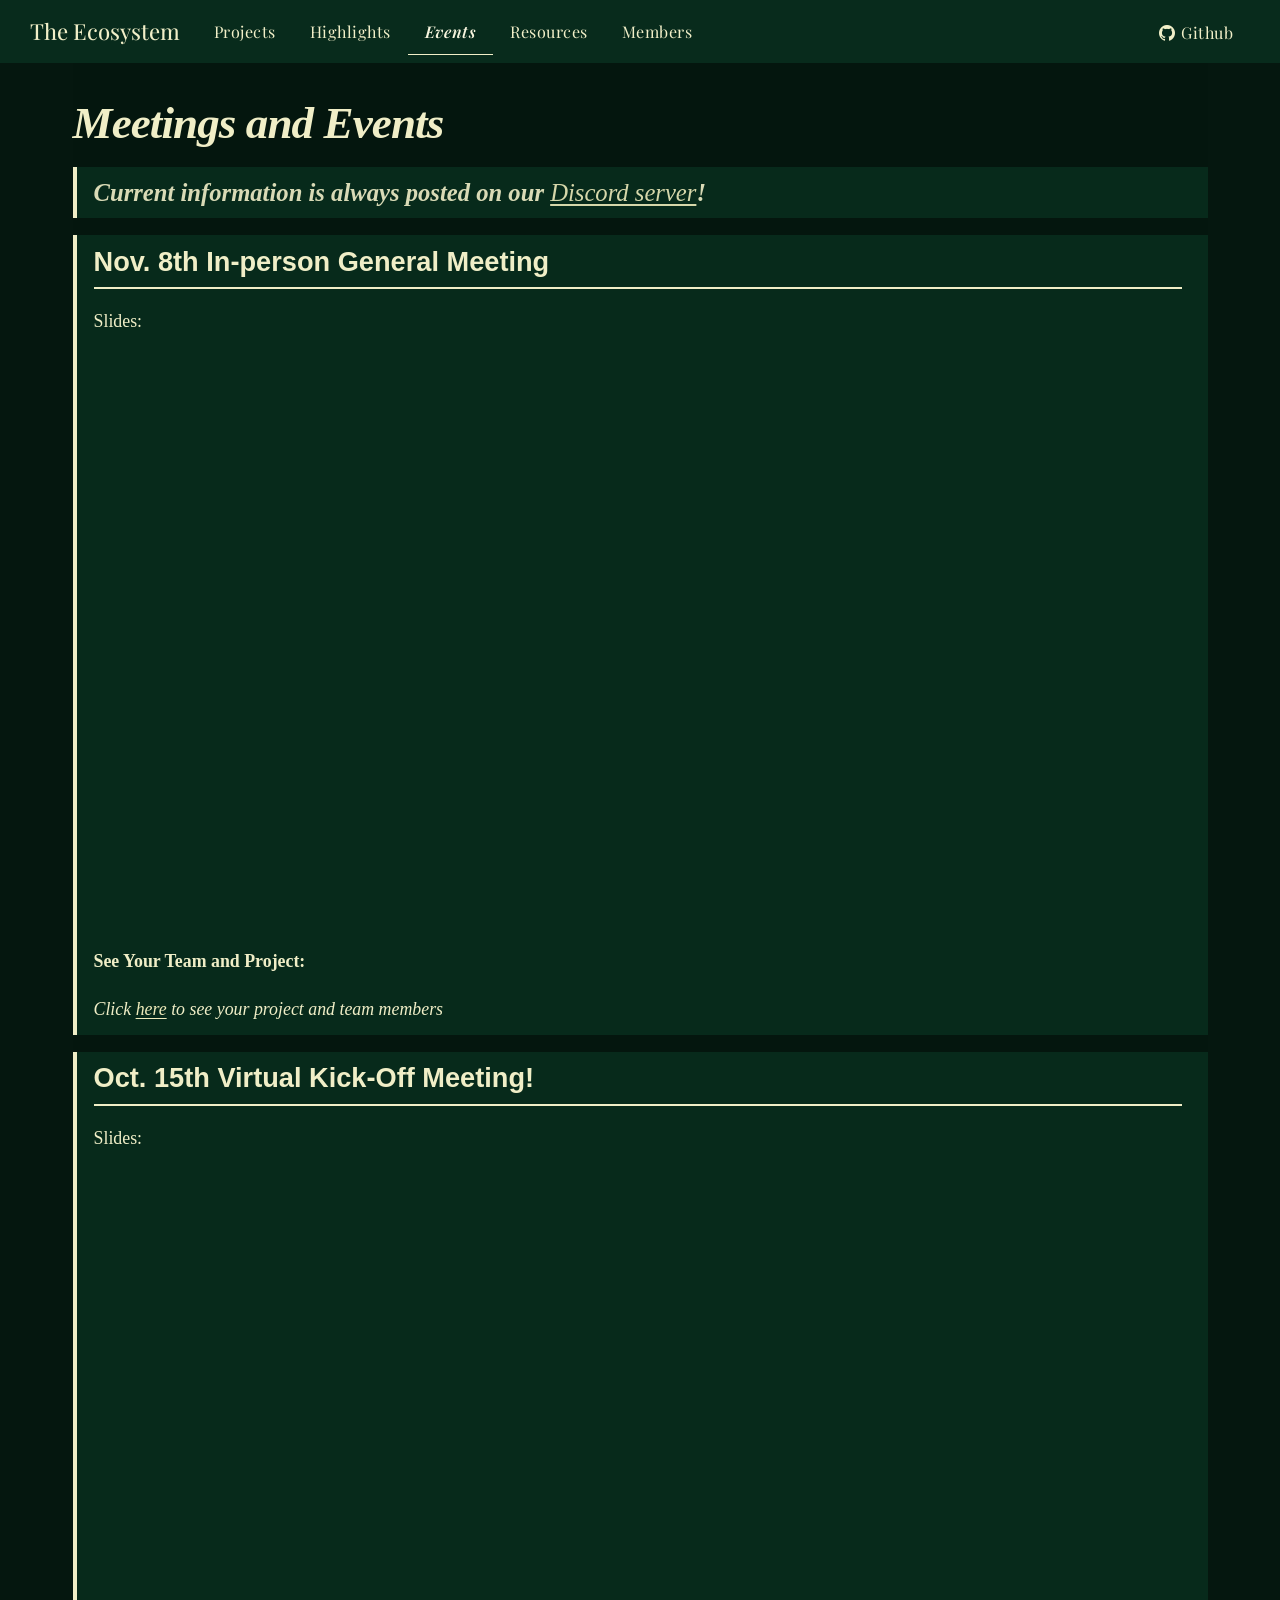
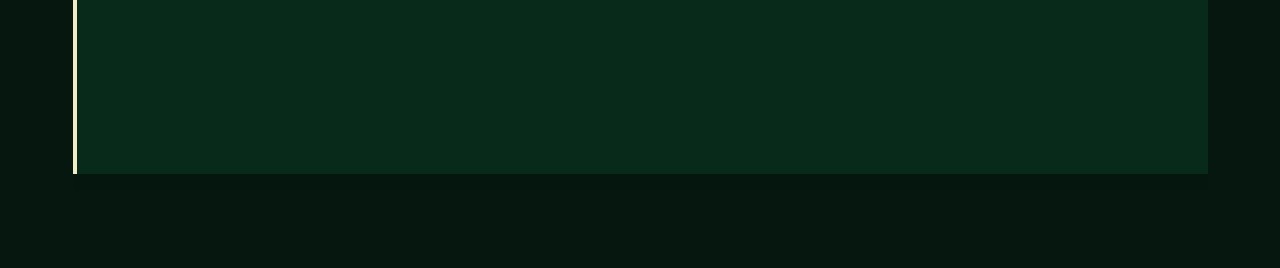
<file: meetings/index.html>
<!DOCTYPE html>
<html xmlns="http://www.w3.org/1999/xhtml" lang="en" xml:lang="en"><head>

<meta charset="utf-8">
<meta name="generator" content="quarto-1.11.9">

<meta name="viewport" content="width=device-width, initial-scale=1.0, user-scalable=yes">


<title>Meetings and Events</title>
<style>
/* Default styles provided by pandoc.
** See https://pandoc.org/MANUAL.html#variables-for-html for config info.
*/
span.smallcaps{font-variant: small-caps;}
div.columns{display: flex; gap: 1.5em;}
div.column{flex: auto;}
@media screen {
div.columns{gap: min(4vw, 1.5em);}
div.column{overflow-x: auto;}
}
div.hanging-indent{margin-left: 1.5em; text-indent: -1.5em;}
ul.task-list{list-style: none;}
ul.task-list li input[type="checkbox"] {
  width: 0.8em;
  margin: 0 0.8em 0.2em -1em; /* quarto-specific, see https://github.com/quarto-dev/quarto-cli/issues/4556 */ 
  vertical-align: middle;
}
</style>


<script src="../site_libs/quarto-nav/quarto-nav.js"></script>
<link href="../images/flower-favicon.png" rel="icon" type="image/png">
<script src="../site_libs/clipboard/clipboard.min.js"></script>
<script src="../site_libs/quarto-html/quarto.js" type="module"></script>
<script src="../site_libs/quarto-html/tabsets/tabsets.js" type="module"></script>
<script src="../site_libs/quarto-html/scrollable-regions/scrollable-regions.js" type="module"></script>
<script src="../site_libs/quarto-html/popper.min.js"></script>
<script src="../site_libs/quarto-html/tippy.umd.min.js"></script>
<script src="../site_libs/quarto-html/anchor.min.js"></script>
<link href="../site_libs/quarto-html/tippy.css" rel="stylesheet">
<link href="../site_libs/quarto-html/quarto-syntax-highlighting-63b5708e65d6cd79cd7618c58d0c21e7.css" rel="stylesheet" id="quarto-text-highlighting-styles">
<script src="../site_libs/bootstrap/bootstrap.min.js"></script>
<link href="../site_libs/bootstrap/bootstrap-icons.css" rel="stylesheet">
<link href="../site_libs/bootstrap/bootstrap-39ddc16f5f9dd67d9dd46718b77ded53.min.css" rel="stylesheet" append-hash="true" id="quarto-bootstrap" data-mode="light">
<script id="quarto-search-options" type="application/json">{
  "language": {
    "search-no-results-text": "No results",
    "search-matching-documents-text": "matching documents",
    "search-copy-link-title": "Copy link to search",
    "search-hide-matches-text": "Hide additional matches",
    "search-more-match-text": "more match in this document",
    "search-more-matches-text": "more matches in this document",
    "search-clear-button-title": "Clear",
    "search-text-placeholder": "",
    "search-detached-cancel-button-title": "Cancel",
    "search-submit-button-title": "Submit",
    "search-label": "Search"
  }
}</script>


</head>

<body class="nav-fixed quarto-light"><a id="quarto-skip-link" class="visually-hidden-focusable" href="#quarto-document-content">Skip to main content</a>

<div id="quarto-search-results"></div>
  <header id="quarto-header" class="headroom fixed-top">
    <nav class="navbar navbar-expand-lg " data-bs-theme="dark" aria-label="Site">
      <div class="navbar-container container-fluid">
      <div class="navbar-brand-container mx-auto">
    <a class="navbar-brand" href="../index.html">
    <span class="navbar-title">The Ecosystem</span>
    </a>
  </div>
          <button class="navbar-toggler" type="button" data-bs-toggle="collapse" data-bs-target="#navbarCollapse" aria-controls="navbarCollapse" aria-expanded="false" aria-label="Toggle navigation" onclick="if (window.quartoToggleHeadroom) { window.quartoToggleHeadroom(); }">
  <span class="navbar-toggler-icon"></span>
</button>
          <div class="collapse navbar-collapse" id="navbarCollapse">
            <ul class="navbar-nav navbar-nav-scroll me-auto">
  <li class="nav-item">
    <a class="nav-link" href="../projects/index.html"> 
<span class="menu-text">Projects</span></a>
  </li>  
  <li class="nav-item">
    <a class="nav-link" href="../highlights/index.html"> 
<span class="menu-text">Highlights</span></a>
  </li>  
  <li class="nav-item">
    <a class="nav-link active" href="../meetings/index.html" aria-current="page"> 
<span class="menu-text">Events</span></a>
  </li>  
  <li class="nav-item">
    <a class="nav-link" href="../resources/index.html"> 
<span class="menu-text">Resources</span></a>
  </li>  
  <li class="nav-item">
    <a class="nav-link" href="../members/index.html"> 
<span class="menu-text">Members</span></a>
  </li>  
</ul>
            <ul class="navbar-nav navbar-nav-scroll ms-auto">
  <li class="nav-item">
    <a class="nav-link" href="https://github.com/Badger-Biodata-Initiative-UW-Madison"> <i class="bi bi-github" role="img">
</i> 
<span class="menu-text">Github</span></a>
  </li>  
</ul>
          </div> <!-- /navcollapse -->
            <div class="quarto-navbar-tools">
</div>
      </div> <!-- /container-fluid -->
    </nav>
</header>
<!-- content -->
<div id="quarto-content" class="quarto-container page-columns page-rows-contents page-layout-full page-navbar">
<!-- sidebar -->
<!-- margin-sidebar -->
    
<!-- main -->
<main class="content column-page" id="quarto-document-content" tabindex="-1">

<header id="title-block-header" class="quarto-title-block default">
<div class="quarto-title">
<h1 class="title">Meetings and Events</h1>
</div>



<div class="quarto-title-meta column-page">

    
  
    
  </div>
  


</header>


<blockquote class="blockquote">
<h3 id="current-information-is-always-posted-on-our-discord-server" class="anchored"><em>Current information is always posted on our <a href="https://discord.gg/FVxf2QtFgb">Discord server</a>!</em></h3>
</blockquote>
<blockquote class="blockquote">
<h2 id="nov.-8th-in-person-general-meeting" class="anchored">Nov.&nbsp;8th In-person General Meeting</h2>
<p>Slides:</p>
<div style="position: relative; width: 100%; max-width: 960px; aspect-ratio: 960 / 569; margin: auto;">
<iframe src="https://docs.google.com/presentation/d/e/2PACX-1vQaY77xjNr1iEFPf68S7CjyHsgWbnL4xyTKEBUwdexOnKGbTpdxc297wxWfaq_Y8yQLqCMETwst5-_q/pubembed?start=false&amp;loop=false&amp;delayms=3000" frameborder="0" width="960" height="569" allowfullscreen="true" mozallowfullscreen="true" webkitallowfullscreen="true">
</iframe>
</div>
<p><b> See Your Team and Project: </b></p>
<p><em>Click <a href="https://docs.google.com/spreadsheets/d/1Ig63aIcJ-YsOHum-avcEuz2pCNfOEqSFrUd-Rs_qstg/edit?usp=sharing">here</a> to see your project and team members</em></p>
</blockquote>
<blockquote class="blockquote">
<h2 id="oct.-15th-virtual-kick-off-meeting" class="anchored">Oct.&nbsp;15th Virtual Kick-Off Meeting!</h2>
<p>Slides:</p>
<div style="position: relative; width: 100%; max-width: 960px; aspect-ratio: 960 / 569; margin: auto;">
<iframe src="https://docs.google.com/presentation/d/e/2PACX-1vQaY77xjNr1iEFPf68S7CjyHsgWbnL4xyTKEBUwdexOnKGbTpdxc297wxWfaq_Y8yQLqCMETwst5-_q/pubembed?start=false&amp;loop=false&amp;delayms=3000" frameborder="0" width="960" height="569" allowfullscreen="true" mozallowfullscreen="true" webkitallowfullscreen="true">
</iframe>
</div>
</blockquote>



</main> <!-- /main -->
<script id="quarto-html-after-body" type="application/javascript">
  window.document.addEventListener("DOMContentLoaded", function (event) {
    const icon = "";
    const anchorJS = new window.AnchorJS();
    anchorJS.options = {
      placement: 'right',
      icon: icon
    };
    anchorJS.add('.anchored');
    const isCodeAnnotation = (el) => {
      for (const clz of el.classList) {
        if (clz.startsWith('code-annotation-')) {                     
          return true;
        }
      }
      return false;
    }
    const onCopySuccess = function(e) {
      // button target
      const button = e.trigger;
      // don't keep focus
      button.blur();
      // flash "checked"
      button.classList.add('code-copy-button-checked');
      var currentTitle = button.getAttribute("title");
      button.setAttribute("title", "Copied!");
      let tooltip;
      if (window.bootstrap) {
        button.setAttribute("data-bs-toggle", "tooltip");
        button.setAttribute("data-bs-placement", "left");
        button.setAttribute("data-bs-title", "Copied!");
        tooltip = new bootstrap.Tooltip(button, 
          { trigger: "manual", 
            customClass: "code-copy-button-tooltip",
            offset: [0, -8]});
        tooltip.show();    
      }
      setTimeout(function() {
        if (tooltip) {
          tooltip.hide();
          button.removeAttribute("data-bs-title");
          button.removeAttribute("data-bs-toggle");
          button.removeAttribute("data-bs-placement");
        }
        button.setAttribute("title", currentTitle);
        button.classList.remove('code-copy-button-checked');
      }, 1000);
      // clear code selection
      e.clearSelection();
    }
    const getTextToCopy = function(trigger) {
      const outerScaffold = trigger.parentElement.cloneNode(true);
      const codeEl = outerScaffold.querySelector('code');
      for (const childEl of codeEl.children) {
        if (isCodeAnnotation(childEl)) {
          childEl.remove();
        }
      }
      return codeEl.innerText;
    }
    const clipboard = new window.ClipboardJS('.code-copy-button:not([data-in-quarto-modal])', {
      text: getTextToCopy
    });
    clipboard.on('success', onCopySuccess);
    if (window.document.getElementById('quarto-embedded-source-code-modal')) {
      const clipboardModal = new window.ClipboardJS('.code-copy-button[data-in-quarto-modal]', {
        text: getTextToCopy,
        container: window.document.getElementById('quarto-embedded-source-code-modal')
      });
      clipboardModal.on('success', onCopySuccess);
    }
      var localhostRegex = new RegExp(/^(?:http|https):\/\/localhost\:?[0-9]*\//);
      var mailtoRegex = new RegExp(/^mailto:/);
        var filterRegex = new RegExp("https:\/\/badgerbiodata\.github\.io\/the-ecosystem\/");
      var isInternal = (href) => {
          return filterRegex.test(href) || localhostRegex.test(href) || mailtoRegex.test(href);
      }
      // Inspect non-navigation links and adorn them if external
      window.quartoDecorateExternalLinks = function (root) {
     var links = (root || window.document).querySelectorAll('a[href]:not(.nav-link):not(.navbar-brand):not(.toc-action):not(.sidebar-link):not(.sidebar-item-toggle):not(.pagination-link):not(.no-external):not([aria-hidden]):not(.dropdown-item):not(.quarto-navigation-tool):not(.about-link)');
      for (var i=0; i<links.length; i++) {
        const link = links[i];
        if (!isInternal(link.href)) {
          // undo the damage that might have been done by quarto-nav.js in the case of
          // links that we want to consider external
          if (link.dataset.originalHref !== undefined) {
            link.href = link.dataset.originalHref;
          }
          if (!link.classList.contains('no-external-icon')) {
          }
        }
      }
      };
      window.quartoDecorateExternalLinks(window.document);
    // Esc closes the popup (WCAG 1.4.13) and focus leaving both trigger and
    // popup closes it (WCAG 2.4.11); tippy handles neither for interactive popups.
    const hideOnEscAndFocusOut = {
      name: 'hideOnEscAndFocusOut',
      defaultValue: true,
      fn(instance) {
        const dismiss = () => {
          // A show scheduled by the trigger delay would otherwise reopen it
          instance.clearDelayTimeouts();
          instance.hide();
        };
        const onKeyDown = (event) => {
          if (event.key !== 'Escape') {
            return;
          }
          // Keep Esc from also reaching page handlers (e.g. reveal.js overview),
          // except an open reveal.js slide menu, which Esc should close too.
          // The menu handles keys only when its keyboard option is on.
          const menuHandlesEsc = window.Reveal?.getPlugin?.('menu')?.isOpen() &&
            window.Reveal.getConfig().menu?.keyboard !== false;
          if (!menuHandlesEsc) {
            event.stopPropagation();
          }
          if (instance.popper.contains(window.document.activeElement)) {
            // Disabled while refocusing so the focus trigger does not reopen it
            instance.disable();
            instance.reference.focus();
            instance.enable();
          }
          dismiss();
        };
        const onFocusOut = (event) => {
          const target = event.relatedTarget;
          if (target && !instance.reference.contains(target) &&
              !instance.popper.contains(target)) {
            dismiss();
          }
        };
        // On the trigger too: a click trigger (code-annotations: select) has no
        // blur handling. Attached for the instance's lifetime so leaving the
        // trigger also cancels a show still pending on the trigger delay.
        instance.reference.addEventListener('focusout', onFocusOut);
        return {
          onShow() {
            window.document.addEventListener('keydown', onKeyDown, true);
            instance.popper.addEventListener('focusout', onFocusOut);
          },
          onHide() {
            window.document.removeEventListener('keydown', onKeyDown, true);
            instance.popper.removeEventListener('focusout', onFocusOut);
          },
          onDestroy() {
            instance.reference.removeEventListener('focusout', onFocusOut);
          },
        };
      },
    };
    function tippyHover(el, contentFn, onTriggerFn, onUntriggerFn) {
      const config = {
        allowHTML: true,
        maxWidth: 500,
        delay: 100,
        arrow: false,
        appendTo: function(el) {
            return el.parentElement;
        },
        interactive: true,
        interactiveBorder: 10,
        theme: 'quarto',
        placement: 'bottom-start',
        plugins: [hideOnEscAndFocusOut],
      };
      if (contentFn) {
        config.content = contentFn;
      }
      if (onTriggerFn) {
        config.onTrigger = onTriggerFn;
      }
      if (onUntriggerFn) {
        config.onUntrigger = onUntriggerFn;
      }
      window.tippy(el, config); 
    }
    const noterefs = window.document.querySelectorAll('a[role="doc-noteref"]');
    for (var i=0; i<noterefs.length; i++) {
      const ref = noterefs[i];
      tippyHover(ref, function() {
        // use id or data attribute instead here
        let href = ref.getAttribute('data-footnote-href') || ref.getAttribute('href');
        try { href = new URL(href).hash; } catch {}
        const id = href.replace(/^#\/?/, "");
        const note = window.document.getElementById(id);
        if (note) {
          return note.innerHTML;
        } else {
          return "";
        }
      });
    }
    const xrefs = window.document.querySelectorAll('a.quarto-xref');
    const processXRef = (id, note) => {
      // Strip column container classes
      const stripColumnClz = (el) => {
        el.classList.remove("page-full", "page-columns");
        if (el.children) {
          for (const child of el.children) {
            stripColumnClz(child);
          }
        }
      }
      stripColumnClz(note)
      if (id === null || id.startsWith('sec-')) {
        // Special case sections, only their first couple elements
        const container = document.createElement("div");
        if (note.children && note.children.length > 2) {
          container.appendChild(note.children[0].cloneNode(true));
          for (let i = 1; i < note.children.length; i++) {
            const child = note.children[i];
            if (child.tagName === "P" && child.innerText === "") {
              continue;
            } else {
              container.appendChild(child.cloneNode(true));
              break;
            }
          }
          if (window.Quarto?.typesetMath) {
            window.Quarto.typesetMath(container);
          }
          return container.innerHTML
        } else {
          if (window.Quarto?.typesetMath) {
            window.Quarto.typesetMath(note);
          }
          return note.innerHTML;
        }
      } else {
        // Remove any anchor links if they are present
        const anchorLink = note.querySelector('a.anchorjs-link');
        if (anchorLink) {
          anchorLink.remove();
        }
        if (window.Quarto?.typesetMath) {
          window.Quarto.typesetMath(note);
        }
        if (note.classList.contains("callout")) {
          return note.outerHTML;
        } else {
          return note.innerHTML;
        }
      }
    }
    for (var i=0; i<xrefs.length; i++) {
      const xref = xrefs[i];
      tippyHover(xref, undefined, function(instance) {
        instance.disable();
        let url = xref.getAttribute('href');
        let hash = undefined; 
        if (url.startsWith('#')) {
          hash = url;
        } else {
          try { hash = new URL(url).hash; } catch {}
        }
        if (hash) {
          const id = hash.replace(/^#\/?/, "");
          const note = window.document.getElementById(id);
          if (note !== null) {
            try {
              const html = processXRef(id, note.cloneNode(true));
              instance.setContent(html);
            } finally {
              instance.enable();
              instance.show();
            }
          } else {
            // See if we can fetch this
            fetch(url.split('#')[0])
            .then(res => res.text())
            .then(html => {
              const parser = new DOMParser();
              const htmlDoc = parser.parseFromString(html, "text/html");
              const note = htmlDoc.getElementById(id);
              if (note !== null) {
                const html = processXRef(id, note);
                instance.setContent(html);
              } 
            }).finally(() => {
              instance.enable();
              instance.show();
            });
          }
        } else {
          // See if we can fetch a full url (with no hash to target)
          // This is a special case and we should probably do some content thinning / targeting
          fetch(url)
          .then(res => res.text())
          .then(html => {
            const parser = new DOMParser();
            const htmlDoc = parser.parseFromString(html, "text/html");
            const note = htmlDoc.querySelector('main.content');
            if (note !== null) {
              // This should only happen for chapter cross references
              // (since there is no id in the URL)
              // remove the first header
              if (note.children.length > 0 && note.children[0].tagName === "HEADER") {
                note.children[0].remove();
              }
              const html = processXRef(null, note);
              instance.setContent(html);
            } 
          }).finally(() => {
            instance.enable();
            instance.show();
          });
        }
      }, function(instance) {
      });
    }
        let selectedAnnoteEl;
        const selectorForAnnotation = ( cell, annotation) => {
          let cellAttr = 'data-code-cell="' + cell + '"';
          let lineAttr = 'data-code-annotation="' +  annotation + '"';
          const selector = 'span[' + cellAttr + '][' + lineAttr + ']';
          return selector;
        }
        const selectCodeLines = (annoteEl) => {
          const doc = window.document;
          const targetCell = annoteEl.getAttribute("data-target-cell");
          const targetAnnotation = annoteEl.getAttribute("data-target-annotation");
          const annoteSpan = window.document.querySelector(selectorForAnnotation(targetCell, targetAnnotation));
          const lines = annoteSpan.getAttribute("data-code-lines").split(",");
          const lineIds = lines.map((line) => {
            return targetCell + "-" + line;
          })
          // Each band is positioned against its own containing block, which is
          // not the offsetParent of the lines, so place it from client rects.
          const placeBand = (band, firstEl, lastEl, codeBlock) => {
            const container = band.offsetParent;
            if (container === null) {
              return;
            }
            const containerRect = container.getBoundingClientRect();
            // Reveal.js scales slides with a transform, so convert client
            // pixels back to the CSS pixels of the container.
            const scale = containerRect.height / container.offsetHeight || 1;
            const firstRect = firstEl.getBoundingClientRect();
            const lastRect = lastEl.getBoundingClientRect();
            const top = (firstRect.top - containerRect.top) / scale - container.clientTop + container.scrollTop;
            const height = (lastRect.bottom - firstRect.top) / scale;
            band.style.top = top - 2 + "px";
            band.style.height = height + 4 + "px";
            if (codeBlock) {
              // Without the copy button wrapper, the containing block is wider
              // than the code block, so span the code block explicitly.
              const blockRect = codeBlock.getBoundingClientRect();
              band.style.left = (blockRect.left - containerRect.left) / scale - container.clientLeft + container.scrollLeft + "px";
              band.style.width = blockRect.width / scale + "px";
            }
          };
          if (lineIds.length > 0) {
            const el = window.document.getElementById(lineIds[0]);
            const lastEl = window.document.getElementById(lineIds[lineIds.length - 1]);
            const parent = el.parentElement.parentElement;
            // cook up a div (if necessary) and position it
            let div = window.document.getElementById("code-annotation-line-highlight");
            if (div === null) {
              div = window.document.createElement("div");
              div.setAttribute("id", "code-annotation-line-highlight");
              div.style.position = 'absolute';
              parent.appendChild(div);
            }
            placeBand(div, el, lastEl, parent.closest("div.sourceCode") || parent);
            let gutterDiv = window.document.getElementById("code-annotation-line-highlight-gutter");
            if (gutterDiv === null) {
              gutterDiv = window.document.createElement("div");
              gutterDiv.setAttribute("id", "code-annotation-line-highlight-gutter");
              gutterDiv.style.position = 'absolute';
              const codeCell = window.document.getElementById(targetCell);
              const gutter = codeCell.querySelector('.code-annotation-gutter');
              gutter.appendChild(gutterDiv);
            }
            placeBand(gutterDiv, el, lastEl);
            selectedAnnoteEl = annoteEl;
          }
        };
        const unselectCodeLines = () => {
          const elementsIds = ["code-annotation-line-highlight", "code-annotation-line-highlight-gutter"];
          elementsIds.forEach((elId) => {
            const div = window.document.getElementById(elId);
            if (div) {
              div.remove();
            }
          });
          selectedAnnoteEl = undefined;
        };
          // Handle positioning of the toggle
      window.addEventListener(
        "resize",
        throttle(() => {
          elRect = undefined;
          if (selectedAnnoteEl) {
            selectCodeLines(selectedAnnoteEl);
          }
        }, 10)
      );
      function throttle(fn, ms) {
      let throttle = false;
      let timer;
        return (...args) => {
          if(!throttle) { // first call gets through
              fn.apply(this, args);
              throttle = true;
          } else { // all the others get throttled
              if(timer) clearTimeout(timer); // cancel #2
              timer = setTimeout(() => {
                fn.apply(this, args);
                timer = throttle = false;
              }, ms);
          }
        };
      }
        // Attach click handler to the DT
        const annoteDls = window.document.querySelectorAll('dt[data-target-cell]');
        for (const annoteDlNode of annoteDls) {
          annoteDlNode.addEventListener('click', (event) => {
            const clickedEl = event.target;
            if (clickedEl !== selectedAnnoteEl) {
              unselectCodeLines();
              const activeEl = window.document.querySelector('dt[data-target-cell].code-annotation-active');
              if (activeEl) {
                activeEl.classList.remove('code-annotation-active');
              }
              selectCodeLines(clickedEl);
              clickedEl.classList.add('code-annotation-active');
            } else {
              // Unselect the line
              unselectCodeLines();
              clickedEl.classList.remove('code-annotation-active');
            }
          });
        }
    const findCites = (el) => {
      const parentEl = el.parentElement;
      if (parentEl) {
        const cites = parentEl.dataset.cites;
        if (cites) {
          return {
            el,
            cites: cites.split(' ')
          };
        } else {
          return findCites(el.parentElement)
        }
      } else {
        return undefined;
      }
    };
    var bibliorefs = window.document.querySelectorAll('a[role="doc-biblioref"]');
    for (var i=0; i<bibliorefs.length; i++) {
      const ref = bibliorefs[i];
      const citeInfo = findCites(ref);
      if (citeInfo) {
        tippyHover(citeInfo.el, function() {
          var popup = window.document.createElement('div');
          citeInfo.cites.forEach(function(cite) {
            var citeDiv = window.document.createElement('div');
            citeDiv.classList.add('hanging-indent');
            citeDiv.classList.add('csl-entry');
            var biblioDiv = window.document.getElementById('ref-' + cite);
            if (biblioDiv) {
              citeDiv.innerHTML = biblioDiv.innerHTML;
            }
            popup.appendChild(citeDiv);
          });
          return popup.innerHTML;
        });
      }
    }
  });
  </script>
  <script type="application/javascript">
  window.quartoScrollableRegionsLabels = {"code":"Scrollable code","output":"Scrollable output"};
  </script>
</div> <!-- /content -->




</body></html>
</file>
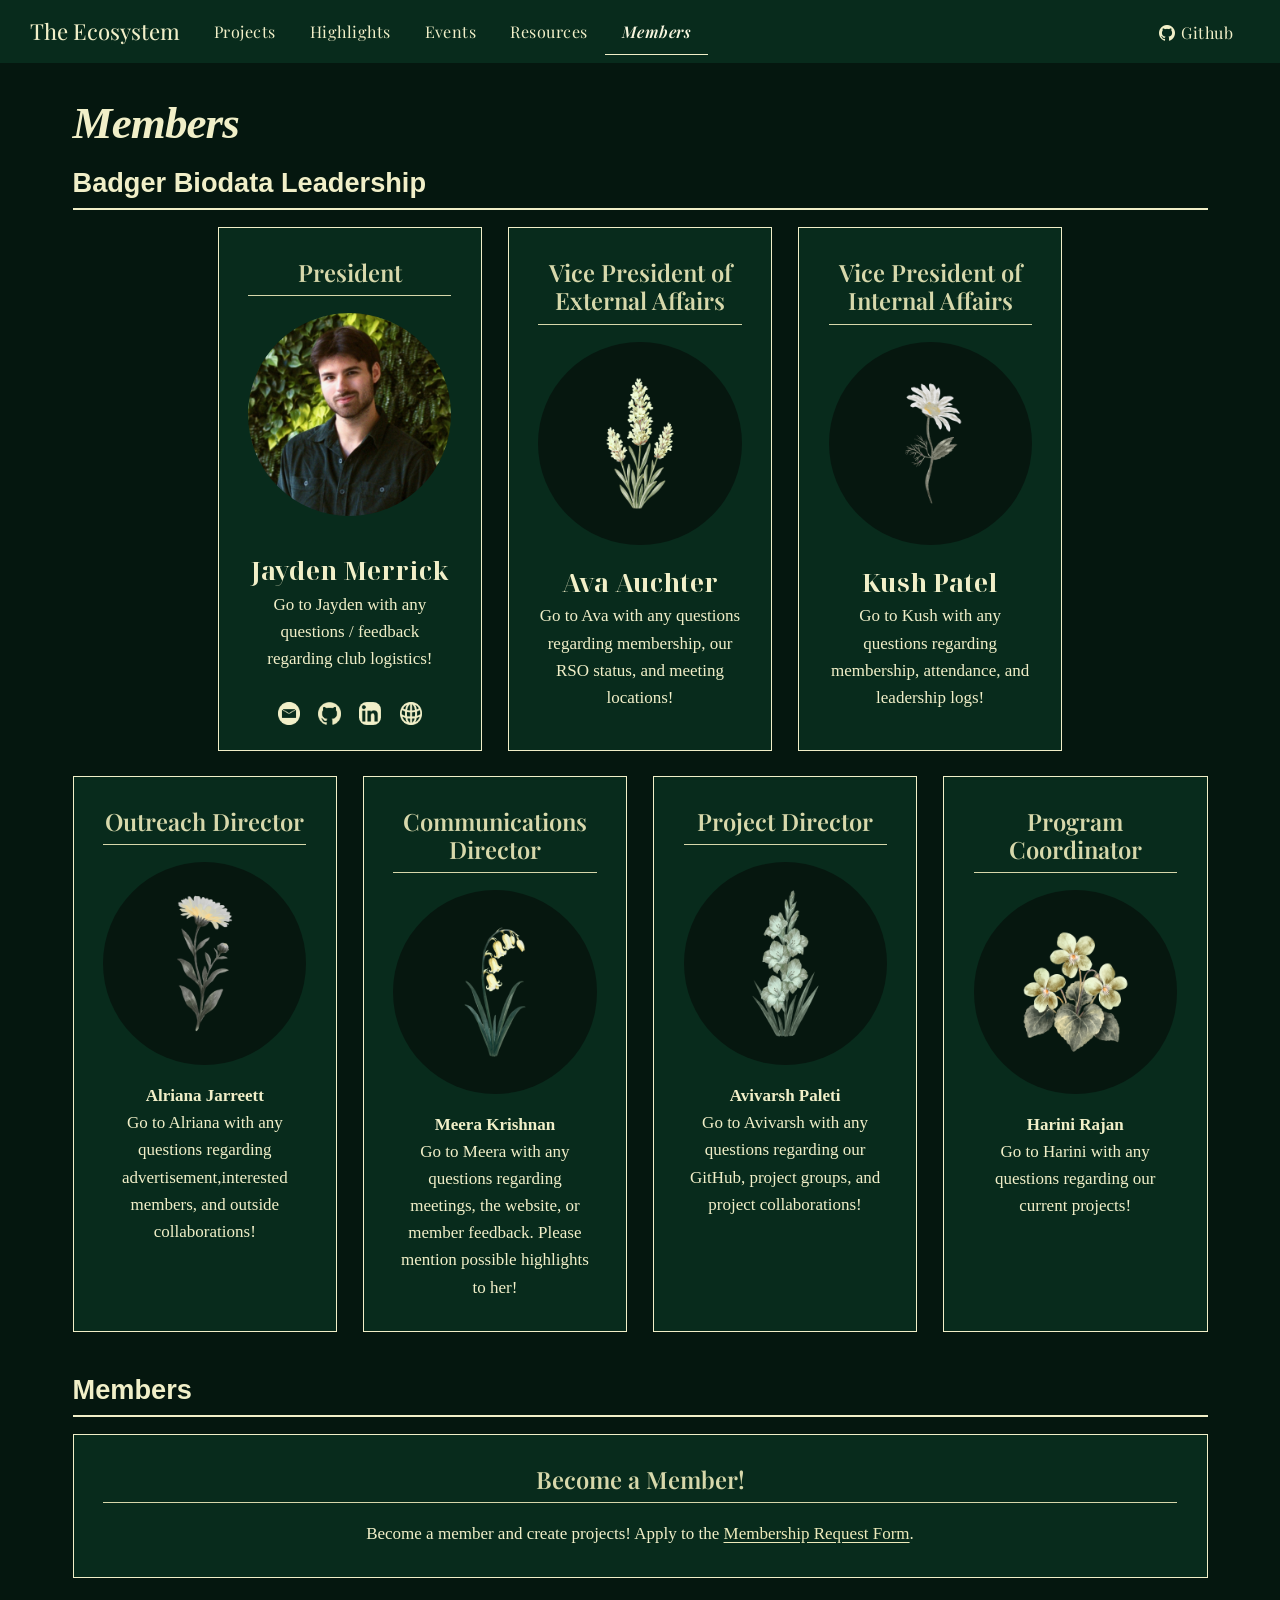
<file: members/index.html>
<!DOCTYPE html>
<html xmlns="http://www.w3.org/1999/xhtml" lang="en" xml:lang="en"><head>

<meta charset="utf-8">
<meta name="generator" content="quarto-1.11.9">

<meta name="viewport" content="width=device-width, initial-scale=1.0, user-scalable=yes">


<title>Members</title>
<style>
/* Default styles provided by pandoc.
** See https://pandoc.org/MANUAL.html#variables-for-html for config info.
*/
span.smallcaps{font-variant: small-caps;}
div.columns{display: flex; gap: 1.5em;}
div.column{flex: auto;}
@media screen {
div.columns{gap: min(4vw, 1.5em);}
div.column{overflow-x: auto;}
}
div.hanging-indent{margin-left: 1.5em; text-indent: -1.5em;}
ul.task-list{list-style: none;}
ul.task-list li input[type="checkbox"] {
  width: 0.8em;
  margin: 0 0.8em 0.2em -1em; /* quarto-specific, see https://github.com/quarto-dev/quarto-cli/issues/4556 */ 
  vertical-align: middle;
}
</style>


<script src="../site_libs/quarto-nav/quarto-nav.js"></script>
<link href="../images/flower-favicon.png" rel="icon" type="image/png">
<script src="../site_libs/clipboard/clipboard.min.js"></script>
<script src="../site_libs/quarto-html/quarto.js" type="module"></script>
<script src="../site_libs/quarto-html/tabsets/tabsets.js" type="module"></script>
<script src="../site_libs/quarto-html/scrollable-regions/scrollable-regions.js" type="module"></script>
<script src="../site_libs/quarto-html/popper.min.js"></script>
<script src="../site_libs/quarto-html/tippy.umd.min.js"></script>
<link href="../site_libs/quarto-html/tippy.css" rel="stylesheet">
<link href="../site_libs/quarto-html/quarto-syntax-highlighting-63b5708e65d6cd79cd7618c58d0c21e7.css" rel="stylesheet" id="quarto-text-highlighting-styles">
<script src="../site_libs/bootstrap/bootstrap.min.js"></script>
<link href="../site_libs/bootstrap/bootstrap-icons.css" rel="stylesheet">
<link href="../site_libs/bootstrap/bootstrap-39ddc16f5f9dd67d9dd46718b77ded53.min.css" rel="stylesheet" append-hash="true" id="quarto-bootstrap" data-mode="light">
<script id="quarto-search-options" type="application/json">{
  "language": {
    "search-no-results-text": "No results",
    "search-matching-documents-text": "matching documents",
    "search-copy-link-title": "Copy link to search",
    "search-hide-matches-text": "Hide additional matches",
    "search-more-match-text": "more match in this document",
    "search-more-matches-text": "more matches in this document",
    "search-clear-button-title": "Clear",
    "search-text-placeholder": "",
    "search-detached-cancel-button-title": "Cancel",
    "search-submit-button-title": "Submit",
    "search-label": "Search"
  }
}</script>


</head>

<body class="nav-fixed quarto-light"><a id="quarto-skip-link" class="visually-hidden-focusable" href="#quarto-document-content">Skip to main content</a>

<div id="quarto-search-results"></div>
  <header id="quarto-header" class="headroom fixed-top">
    <nav class="navbar navbar-expand-lg " data-bs-theme="dark" aria-label="Site">
      <div class="navbar-container container-fluid">
      <div class="navbar-brand-container mx-auto">
    <a class="navbar-brand" href="../index.html">
    <span class="navbar-title">The Ecosystem</span>
    </a>
  </div>
          <button class="navbar-toggler" type="button" data-bs-toggle="collapse" data-bs-target="#navbarCollapse" aria-controls="navbarCollapse" aria-expanded="false" aria-label="Toggle navigation" onclick="if (window.quartoToggleHeadroom) { window.quartoToggleHeadroom(); }">
  <span class="navbar-toggler-icon"></span>
</button>
          <div class="collapse navbar-collapse" id="navbarCollapse">
            <ul class="navbar-nav navbar-nav-scroll me-auto">
  <li class="nav-item">
    <a class="nav-link" href="../projects/index.html"> 
<span class="menu-text">Projects</span></a>
  </li>  
  <li class="nav-item">
    <a class="nav-link" href="../highlights/index.html"> 
<span class="menu-text">Highlights</span></a>
  </li>  
  <li class="nav-item">
    <a class="nav-link" href="../meetings/index.html"> 
<span class="menu-text">Events</span></a>
  </li>  
  <li class="nav-item">
    <a class="nav-link" href="../resources/index.html"> 
<span class="menu-text">Resources</span></a>
  </li>  
  <li class="nav-item">
    <a class="nav-link active" href="../members/index.html" aria-current="page"> 
<span class="menu-text">Members</span></a>
  </li>  
</ul>
            <ul class="navbar-nav navbar-nav-scroll ms-auto">
  <li class="nav-item">
    <a class="nav-link" href="https://github.com/Badger-Biodata-Initiative-UW-Madison"> <i class="bi bi-github" role="img">
</i> 
<span class="menu-text">Github</span></a>
  </li>  
</ul>
          </div> <!-- /navcollapse -->
            <div class="quarto-navbar-tools">
</div>
      </div> <!-- /container-fluid -->
    </nav>
</header>
<!-- content -->
<div id="quarto-content" class="quarto-container page-columns page-rows-contents page-layout-full page-navbar">
<!-- sidebar -->
<!-- margin-sidebar -->
    
<!-- main -->
<main class="content column-page" id="quarto-document-content" tabindex="-1">

<header id="title-block-header" class="quarto-title-block default">
<div class="quarto-title">
<h1 class="title">Members</h1>
</div>



<div class="quarto-title-meta column-page">

    
  
    
  </div>
  


</header>


<section id="badger-biodata-leadership" class="level2">
<h2 data-anchor-id="badger-biodata-leadership">Badger Biodata Leadership</h2>
<div class="grid grid-24">
<div class="g-col-24 g-col-md-6 g-start-md-4">
<section id="president" class="level3 card-box top-row-card centered-text">
<h3 data-anchor-id="president">President</h3>
<div class="quarto-figure quarto-figure-center">
<figure class="figure">
<p><img src="../images/member-pictures/JaydenMerrick.JPEG" class="member-picture img-fluid quarto-figure quarto-figure-center figure-img" alt="Jayden's Picture"></p>
</figure>
</div>
<p><b><span class="leader-name">Jayden Merrick</span></b></p>
<p>Go to Jayden with any questions / feedback regarding club logistics!</p>
<div class="g-col-12 g-col-md-12">
<p><a href="mailto:jjmerrick@wisc.edu"><img src="../images/logos/email.png" class="linked-logo img-fluid"></a> <a href="https://github.com/JaydenJMerrick"><img src="../images/logos/github.png" class="linked-logo img-fluid"></a> <a href="https://www.linkedin.com/in/jayden-merrick-45a110267/"><img src="../images/logos/linkedin.png" class="linked-logo img-fluid"></a> <a href="jaydenmerrick.netlify.app"><img src="../images/logos/website.png" class="linked-logo img-fluid"></a></p>
</div>
</section>
</div>
<div class="g-col-24 g-col-md-6">
<section id="vice-president-of-external-affairs" class="level3 card-box top-row-card centered-text">
<h3 data-anchor-id="vice-president-of-external-affairs">Vice President of External Affairs</h3>
<p><img src="../images/member-pictures/headshot-placeholder-1.png" class="member-picture img-fluid quarto-figure quarto-figure-center" alt="Ava's Picture"> <b><span class="leader-name">Ava Auchter</span></b></p>
<p>Go to Ava with any questions regarding membership, our RSO status, and meeting locations!</p>
</section>
</div>
<div class="g-col-24 g-col-md-6">
<section id="vice-president-of-internal-affairs" class="level3 card-box top-row-card centered-text">
<h3 data-anchor-id="vice-president-of-internal-affairs">Vice President of Internal Affairs</h3>
<p><img src="../images/member-pictures/headshot-placeholder-2.png" class="member-picture img-fluid quarto-figure quarto-figure-center" alt="Kush's Picture"> <b><span class="leader-name">Kush Patel</span></b></p>
<p>Go to Kush with any questions regarding membership, attendance, and leadership logs!</p>
</section>
</div>
<div class="g-col-24 g-col-md-6">
<section id="outreach-director" class="level3 card-box centered-text">
<h3 data-anchor-id="outreach-director">Outreach Director</h3>
<p><img src="../images/member-pictures/headshot-placeholder-3.png" class="member-picture img-fluid quarto-figure quarto-figure-center" alt="Alriana's Picture"> <b><span class="leaders-name">Alriana Jarreett</span></b></p>
<p>Go to Alriana with any questions regarding advertisement,interested members, and outside collaborations!</p>
</section>
</div>
<div class="g-col-24 g-col-md-6">
<section id="communications-director" class="level3 card-box centered-text">
<h3 data-anchor-id="communications-director">Communications Director</h3>
<p><img src="../images/member-pictures/headshot-placeholder-4.png" class="member-picture img-fluid quarto-figure quarto-figure-center" alt="Meera's Picture"> <b><span class="leaders-name">Meera Krishnan</span></b></p>
<p>Go to Meera with any questions regarding meetings, the website, or member feedback. Please mention possible highlights to her!</p>
</section>
</div>
<div class="g-col-24 g-col-md-6">
<section id="project-director" class="level3 card-box centered-text">
<h3 data-anchor-id="project-director">Project Director</h3>
<p><img src="../images/member-pictures/headshot-placeholder-5.png" class="member-picture img-fluid quarto-figure quarto-figure-center" alt="Meera's Picture"> <b><span class="leaders-name">Avivarsh Paleti</span></b></p>
<p>Go to Avivarsh with any questions regarding our GitHub, project groups, and project collaborations!</p>
</section>
</div>
<div class="g-col-24 g-col-md-6">
<section id="program-coordinator" class="level3 card-box centered-text">
<h3 data-anchor-id="program-coordinator">Program Coordinator</h3>
<p><img src="../images/member-pictures/headshot-placeholder-6.png" class="member-picture img-fluid quarto-figure quarto-figure-center" alt="Harini's Picture"> <b><span class="leaders-name">Harini Rajan</span></b></p>
<p>Go to Harini with any questions regarding our current projects!</p>
</section>
</div>
</div>
</section>
<section id="members" class="level2">
<h2 data-anchor-id="members">Members</h2>
<div class="grid">
<div class="g-col-12">
<section id="become-a-member" class="level3 card-box centered-text">
<h3 data-anchor-id="become-a-member">Become a Member!</h3>
<p>Become a member and create projects! Apply to the <a href="https://forms.gle/Eqk8RJH7xeHW34iw6">Membership Request Form</a>.</p>
</section>
</div>
</div>
<!-- WILL ADD WITH MEMBERS LATER 
::: {.grid}

::: {.g-col-3 .g-col-md-2}
::: {.card-box}
IMG 

Name Namington.

:::
:::

::: {.g-col-3 .g-col-md-2}
::: {.card-box}
IMG 

Name Namington.

:::
:::

::: {.g-col-3 .g-col-md-2}
::: {.card-box}
IMG 

Name Namington.

:::
:::

::: {.g-col-3 .g-col-md-2}
::: {.card-box}
IMG 

Name Namington.

:::
:::

::: {.g-col-3 .g-col-md-2}
::: {.card-box}
IMG 

Name Namington.

:::
:::

::: {.g-col-3 .g-col-md-2}
::: {.card-box}
IMG 

Name Namington.

:::
:::

:::


## Past Members
::: {.grid}

::: {.g-col-3 .g-col-md-2}
::: {.card-box}
IMG 

Name Namington.

:::
:::

::: {.g-col-3 .g-col-md-2}
::: {.card-box}
IMG 

Name Namington.

:::
:::

::: {.g-col-3 .g-col-md-2}
::: {.card-box}
IMG 

Name Namington.

:::
:::

::: {.g-col-3 .g-col-md-2}
::: {.card-box}
IMG 

Name Namington.

:::
:::

::: {.g-col-3 .g-col-md-2}
::: {.card-box}
IMG 

Name Namington.

:::
:::

::: {.g-col-3 .g-col-md-2}
::: {.card-box}
IMG 

Name Namington.

:::
:::

:::

-->


</section>

</main> <!-- /main -->
<script id="quarto-html-after-body" type="application/javascript">
  window.document.addEventListener("DOMContentLoaded", function (event) {
    const isCodeAnnotation = (el) => {
      for (const clz of el.classList) {
        if (clz.startsWith('code-annotation-')) {                     
          return true;
        }
      }
      return false;
    }
    const onCopySuccess = function(e) {
      // button target
      const button = e.trigger;
      // don't keep focus
      button.blur();
      // flash "checked"
      button.classList.add('code-copy-button-checked');
      var currentTitle = button.getAttribute("title");
      button.setAttribute("title", "Copied!");
      let tooltip;
      if (window.bootstrap) {
        button.setAttribute("data-bs-toggle", "tooltip");
        button.setAttribute("data-bs-placement", "left");
        button.setAttribute("data-bs-title", "Copied!");
        tooltip = new bootstrap.Tooltip(button, 
          { trigger: "manual", 
            customClass: "code-copy-button-tooltip",
            offset: [0, -8]});
        tooltip.show();    
      }
      setTimeout(function() {
        if (tooltip) {
          tooltip.hide();
          button.removeAttribute("data-bs-title");
          button.removeAttribute("data-bs-toggle");
          button.removeAttribute("data-bs-placement");
        }
        button.setAttribute("title", currentTitle);
        button.classList.remove('code-copy-button-checked');
      }, 1000);
      // clear code selection
      e.clearSelection();
    }
    const getTextToCopy = function(trigger) {
      const outerScaffold = trigger.parentElement.cloneNode(true);
      const codeEl = outerScaffold.querySelector('code');
      for (const childEl of codeEl.children) {
        if (isCodeAnnotation(childEl)) {
          childEl.remove();
        }
      }
      return codeEl.innerText;
    }
    const clipboard = new window.ClipboardJS('.code-copy-button:not([data-in-quarto-modal])', {
      text: getTextToCopy
    });
    clipboard.on('success', onCopySuccess);
    if (window.document.getElementById('quarto-embedded-source-code-modal')) {
      const clipboardModal = new window.ClipboardJS('.code-copy-button[data-in-quarto-modal]', {
        text: getTextToCopy,
        container: window.document.getElementById('quarto-embedded-source-code-modal')
      });
      clipboardModal.on('success', onCopySuccess);
    }
      var localhostRegex = new RegExp(/^(?:http|https):\/\/localhost\:?[0-9]*\//);
      var mailtoRegex = new RegExp(/^mailto:/);
        var filterRegex = new RegExp("https:\/\/badgerbiodata\.github\.io\/the-ecosystem\/");
      var isInternal = (href) => {
          return filterRegex.test(href) || localhostRegex.test(href) || mailtoRegex.test(href);
      }
      // Inspect non-navigation links and adorn them if external
      window.quartoDecorateExternalLinks = function (root) {
     var links = (root || window.document).querySelectorAll('a[href]:not(.nav-link):not(.navbar-brand):not(.toc-action):not(.sidebar-link):not(.sidebar-item-toggle):not(.pagination-link):not(.no-external):not([aria-hidden]):not(.dropdown-item):not(.quarto-navigation-tool):not(.about-link)');
      for (var i=0; i<links.length; i++) {
        const link = links[i];
        if (!isInternal(link.href)) {
          // undo the damage that might have been done by quarto-nav.js in the case of
          // links that we want to consider external
          if (link.dataset.originalHref !== undefined) {
            link.href = link.dataset.originalHref;
          }
          if (!link.classList.contains('no-external-icon')) {
          }
        }
      }
      };
      window.quartoDecorateExternalLinks(window.document);
    // Esc closes the popup (WCAG 1.4.13) and focus leaving both trigger and
    // popup closes it (WCAG 2.4.11); tippy handles neither for interactive popups.
    const hideOnEscAndFocusOut = {
      name: 'hideOnEscAndFocusOut',
      defaultValue: true,
      fn(instance) {
        const dismiss = () => {
          // A show scheduled by the trigger delay would otherwise reopen it
          instance.clearDelayTimeouts();
          instance.hide();
        };
        const onKeyDown = (event) => {
          if (event.key !== 'Escape') {
            return;
          }
          // Keep Esc from also reaching page handlers (e.g. reveal.js overview),
          // except an open reveal.js slide menu, which Esc should close too.
          // The menu handles keys only when its keyboard option is on.
          const menuHandlesEsc = window.Reveal?.getPlugin?.('menu')?.isOpen() &&
            window.Reveal.getConfig().menu?.keyboard !== false;
          if (!menuHandlesEsc) {
            event.stopPropagation();
          }
          if (instance.popper.contains(window.document.activeElement)) {
            // Disabled while refocusing so the focus trigger does not reopen it
            instance.disable();
            instance.reference.focus();
            instance.enable();
          }
          dismiss();
        };
        const onFocusOut = (event) => {
          const target = event.relatedTarget;
          if (target && !instance.reference.contains(target) &&
              !instance.popper.contains(target)) {
            dismiss();
          }
        };
        // On the trigger too: a click trigger (code-annotations: select) has no
        // blur handling. Attached for the instance's lifetime so leaving the
        // trigger also cancels a show still pending on the trigger delay.
        instance.reference.addEventListener('focusout', onFocusOut);
        return {
          onShow() {
            window.document.addEventListener('keydown', onKeyDown, true);
            instance.popper.addEventListener('focusout', onFocusOut);
          },
          onHide() {
            window.document.removeEventListener('keydown', onKeyDown, true);
            instance.popper.removeEventListener('focusout', onFocusOut);
          },
          onDestroy() {
            instance.reference.removeEventListener('focusout', onFocusOut);
          },
        };
      },
    };
    function tippyHover(el, contentFn, onTriggerFn, onUntriggerFn) {
      const config = {
        allowHTML: true,
        maxWidth: 500,
        delay: 100,
        arrow: false,
        appendTo: function(el) {
            return el.parentElement;
        },
        interactive: true,
        interactiveBorder: 10,
        theme: 'quarto',
        placement: 'bottom-start',
        plugins: [hideOnEscAndFocusOut],
      };
      if (contentFn) {
        config.content = contentFn;
      }
      if (onTriggerFn) {
        config.onTrigger = onTriggerFn;
      }
      if (onUntriggerFn) {
        config.onUntrigger = onUntriggerFn;
      }
      window.tippy(el, config); 
    }
    const noterefs = window.document.querySelectorAll('a[role="doc-noteref"]');
    for (var i=0; i<noterefs.length; i++) {
      const ref = noterefs[i];
      tippyHover(ref, function() {
        // use id or data attribute instead here
        let href = ref.getAttribute('data-footnote-href') || ref.getAttribute('href');
        try { href = new URL(href).hash; } catch {}
        const id = href.replace(/^#\/?/, "");
        const note = window.document.getElementById(id);
        if (note) {
          return note.innerHTML;
        } else {
          return "";
        }
      });
    }
    const xrefs = window.document.querySelectorAll('a.quarto-xref');
    const processXRef = (id, note) => {
      // Strip column container classes
      const stripColumnClz = (el) => {
        el.classList.remove("page-full", "page-columns");
        if (el.children) {
          for (const child of el.children) {
            stripColumnClz(child);
          }
        }
      }
      stripColumnClz(note)
      if (id === null || id.startsWith('sec-')) {
        // Special case sections, only their first couple elements
        const container = document.createElement("div");
        if (note.children && note.children.length > 2) {
          container.appendChild(note.children[0].cloneNode(true));
          for (let i = 1; i < note.children.length; i++) {
            const child = note.children[i];
            if (child.tagName === "P" && child.innerText === "") {
              continue;
            } else {
              container.appendChild(child.cloneNode(true));
              break;
            }
          }
          if (window.Quarto?.typesetMath) {
            window.Quarto.typesetMath(container);
          }
          return container.innerHTML
        } else {
          if (window.Quarto?.typesetMath) {
            window.Quarto.typesetMath(note);
          }
          return note.innerHTML;
        }
      } else {
        // Remove any anchor links if they are present
        const anchorLink = note.querySelector('a.anchorjs-link');
        if (anchorLink) {
          anchorLink.remove();
        }
        if (window.Quarto?.typesetMath) {
          window.Quarto.typesetMath(note);
        }
        if (note.classList.contains("callout")) {
          return note.outerHTML;
        } else {
          return note.innerHTML;
        }
      }
    }
    for (var i=0; i<xrefs.length; i++) {
      const xref = xrefs[i];
      tippyHover(xref, undefined, function(instance) {
        instance.disable();
        let url = xref.getAttribute('href');
        let hash = undefined; 
        if (url.startsWith('#')) {
          hash = url;
        } else {
          try { hash = new URL(url).hash; } catch {}
        }
        if (hash) {
          const id = hash.replace(/^#\/?/, "");
          const note = window.document.getElementById(id);
          if (note !== null) {
            try {
              const html = processXRef(id, note.cloneNode(true));
              instance.setContent(html);
            } finally {
              instance.enable();
              instance.show();
            }
          } else {
            // See if we can fetch this
            fetch(url.split('#')[0])
            .then(res => res.text())
            .then(html => {
              const parser = new DOMParser();
              const htmlDoc = parser.parseFromString(html, "text/html");
              const note = htmlDoc.getElementById(id);
              if (note !== null) {
                const html = processXRef(id, note);
                instance.setContent(html);
              } 
            }).finally(() => {
              instance.enable();
              instance.show();
            });
          }
        } else {
          // See if we can fetch a full url (with no hash to target)
          // This is a special case and we should probably do some content thinning / targeting
          fetch(url)
          .then(res => res.text())
          .then(html => {
            const parser = new DOMParser();
            const htmlDoc = parser.parseFromString(html, "text/html");
            const note = htmlDoc.querySelector('main.content');
            if (note !== null) {
              // This should only happen for chapter cross references
              // (since there is no id in the URL)
              // remove the first header
              if (note.children.length > 0 && note.children[0].tagName === "HEADER") {
                note.children[0].remove();
              }
              const html = processXRef(null, note);
              instance.setContent(html);
            } 
          }).finally(() => {
            instance.enable();
            instance.show();
          });
        }
      }, function(instance) {
      });
    }
        let selectedAnnoteEl;
        const selectorForAnnotation = ( cell, annotation) => {
          let cellAttr = 'data-code-cell="' + cell + '"';
          let lineAttr = 'data-code-annotation="' +  annotation + '"';
          const selector = 'span[' + cellAttr + '][' + lineAttr + ']';
          return selector;
        }
        const selectCodeLines = (annoteEl) => {
          const doc = window.document;
          const targetCell = annoteEl.getAttribute("data-target-cell");
          const targetAnnotation = annoteEl.getAttribute("data-target-annotation");
          const annoteSpan = window.document.querySelector(selectorForAnnotation(targetCell, targetAnnotation));
          const lines = annoteSpan.getAttribute("data-code-lines").split(",");
          const lineIds = lines.map((line) => {
            return targetCell + "-" + line;
          })
          // Each band is positioned against its own containing block, which is
          // not the offsetParent of the lines, so place it from client rects.
          const placeBand = (band, firstEl, lastEl, codeBlock) => {
            const container = band.offsetParent;
            if (container === null) {
              return;
            }
            const containerRect = container.getBoundingClientRect();
            // Reveal.js scales slides with a transform, so convert client
            // pixels back to the CSS pixels of the container.
            const scale = containerRect.height / container.offsetHeight || 1;
            const firstRect = firstEl.getBoundingClientRect();
            const lastRect = lastEl.getBoundingClientRect();
            const top = (firstRect.top - containerRect.top) / scale - container.clientTop + container.scrollTop;
            const height = (lastRect.bottom - firstRect.top) / scale;
            band.style.top = top - 2 + "px";
            band.style.height = height + 4 + "px";
            if (codeBlock) {
              // Without the copy button wrapper, the containing block is wider
              // than the code block, so span the code block explicitly.
              const blockRect = codeBlock.getBoundingClientRect();
              band.style.left = (blockRect.left - containerRect.left) / scale - container.clientLeft + container.scrollLeft + "px";
              band.style.width = blockRect.width / scale + "px";
            }
          };
          if (lineIds.length > 0) {
            const el = window.document.getElementById(lineIds[0]);
            const lastEl = window.document.getElementById(lineIds[lineIds.length - 1]);
            const parent = el.parentElement.parentElement;
            // cook up a div (if necessary) and position it
            let div = window.document.getElementById("code-annotation-line-highlight");
            if (div === null) {
              div = window.document.createElement("div");
              div.setAttribute("id", "code-annotation-line-highlight");
              div.style.position = 'absolute';
              parent.appendChild(div);
            }
            placeBand(div, el, lastEl, parent.closest("div.sourceCode") || parent);
            let gutterDiv = window.document.getElementById("code-annotation-line-highlight-gutter");
            if (gutterDiv === null) {
              gutterDiv = window.document.createElement("div");
              gutterDiv.setAttribute("id", "code-annotation-line-highlight-gutter");
              gutterDiv.style.position = 'absolute';
              const codeCell = window.document.getElementById(targetCell);
              const gutter = codeCell.querySelector('.code-annotation-gutter');
              gutter.appendChild(gutterDiv);
            }
            placeBand(gutterDiv, el, lastEl);
            selectedAnnoteEl = annoteEl;
          }
        };
        const unselectCodeLines = () => {
          const elementsIds = ["code-annotation-line-highlight", "code-annotation-line-highlight-gutter"];
          elementsIds.forEach((elId) => {
            const div = window.document.getElementById(elId);
            if (div) {
              div.remove();
            }
          });
          selectedAnnoteEl = undefined;
        };
          // Handle positioning of the toggle
      window.addEventListener(
        "resize",
        throttle(() => {
          elRect = undefined;
          if (selectedAnnoteEl) {
            selectCodeLines(selectedAnnoteEl);
          }
        }, 10)
      );
      function throttle(fn, ms) {
      let throttle = false;
      let timer;
        return (...args) => {
          if(!throttle) { // first call gets through
              fn.apply(this, args);
              throttle = true;
          } else { // all the others get throttled
              if(timer) clearTimeout(timer); // cancel #2
              timer = setTimeout(() => {
                fn.apply(this, args);
                timer = throttle = false;
              }, ms);
          }
        };
      }
        // Attach click handler to the DT
        const annoteDls = window.document.querySelectorAll('dt[data-target-cell]');
        for (const annoteDlNode of annoteDls) {
          annoteDlNode.addEventListener('click', (event) => {
            const clickedEl = event.target;
            if (clickedEl !== selectedAnnoteEl) {
              unselectCodeLines();
              const activeEl = window.document.querySelector('dt[data-target-cell].code-annotation-active');
              if (activeEl) {
                activeEl.classList.remove('code-annotation-active');
              }
              selectCodeLines(clickedEl);
              clickedEl.classList.add('code-annotation-active');
            } else {
              // Unselect the line
              unselectCodeLines();
              clickedEl.classList.remove('code-annotation-active');
            }
          });
        }
    const findCites = (el) => {
      const parentEl = el.parentElement;
      if (parentEl) {
        const cites = parentEl.dataset.cites;
        if (cites) {
          return {
            el,
            cites: cites.split(' ')
          };
        } else {
          return findCites(el.parentElement)
        }
      } else {
        return undefined;
      }
    };
    var bibliorefs = window.document.querySelectorAll('a[role="doc-biblioref"]');
    for (var i=0; i<bibliorefs.length; i++) {
      const ref = bibliorefs[i];
      const citeInfo = findCites(ref);
      if (citeInfo) {
        tippyHover(citeInfo.el, function() {
          var popup = window.document.createElement('div');
          citeInfo.cites.forEach(function(cite) {
            var citeDiv = window.document.createElement('div');
            citeDiv.classList.add('hanging-indent');
            citeDiv.classList.add('csl-entry');
            var biblioDiv = window.document.getElementById('ref-' + cite);
            if (biblioDiv) {
              citeDiv.innerHTML = biblioDiv.innerHTML;
            }
            popup.appendChild(citeDiv);
          });
          return popup.innerHTML;
        });
      }
    }
  });
  </script>
  <script type="application/javascript">
  window.quartoScrollableRegionsLabels = {"code":"Scrollable code","output":"Scrollable output"};
  </script>
</div> <!-- /content -->




</body></html>
</file>
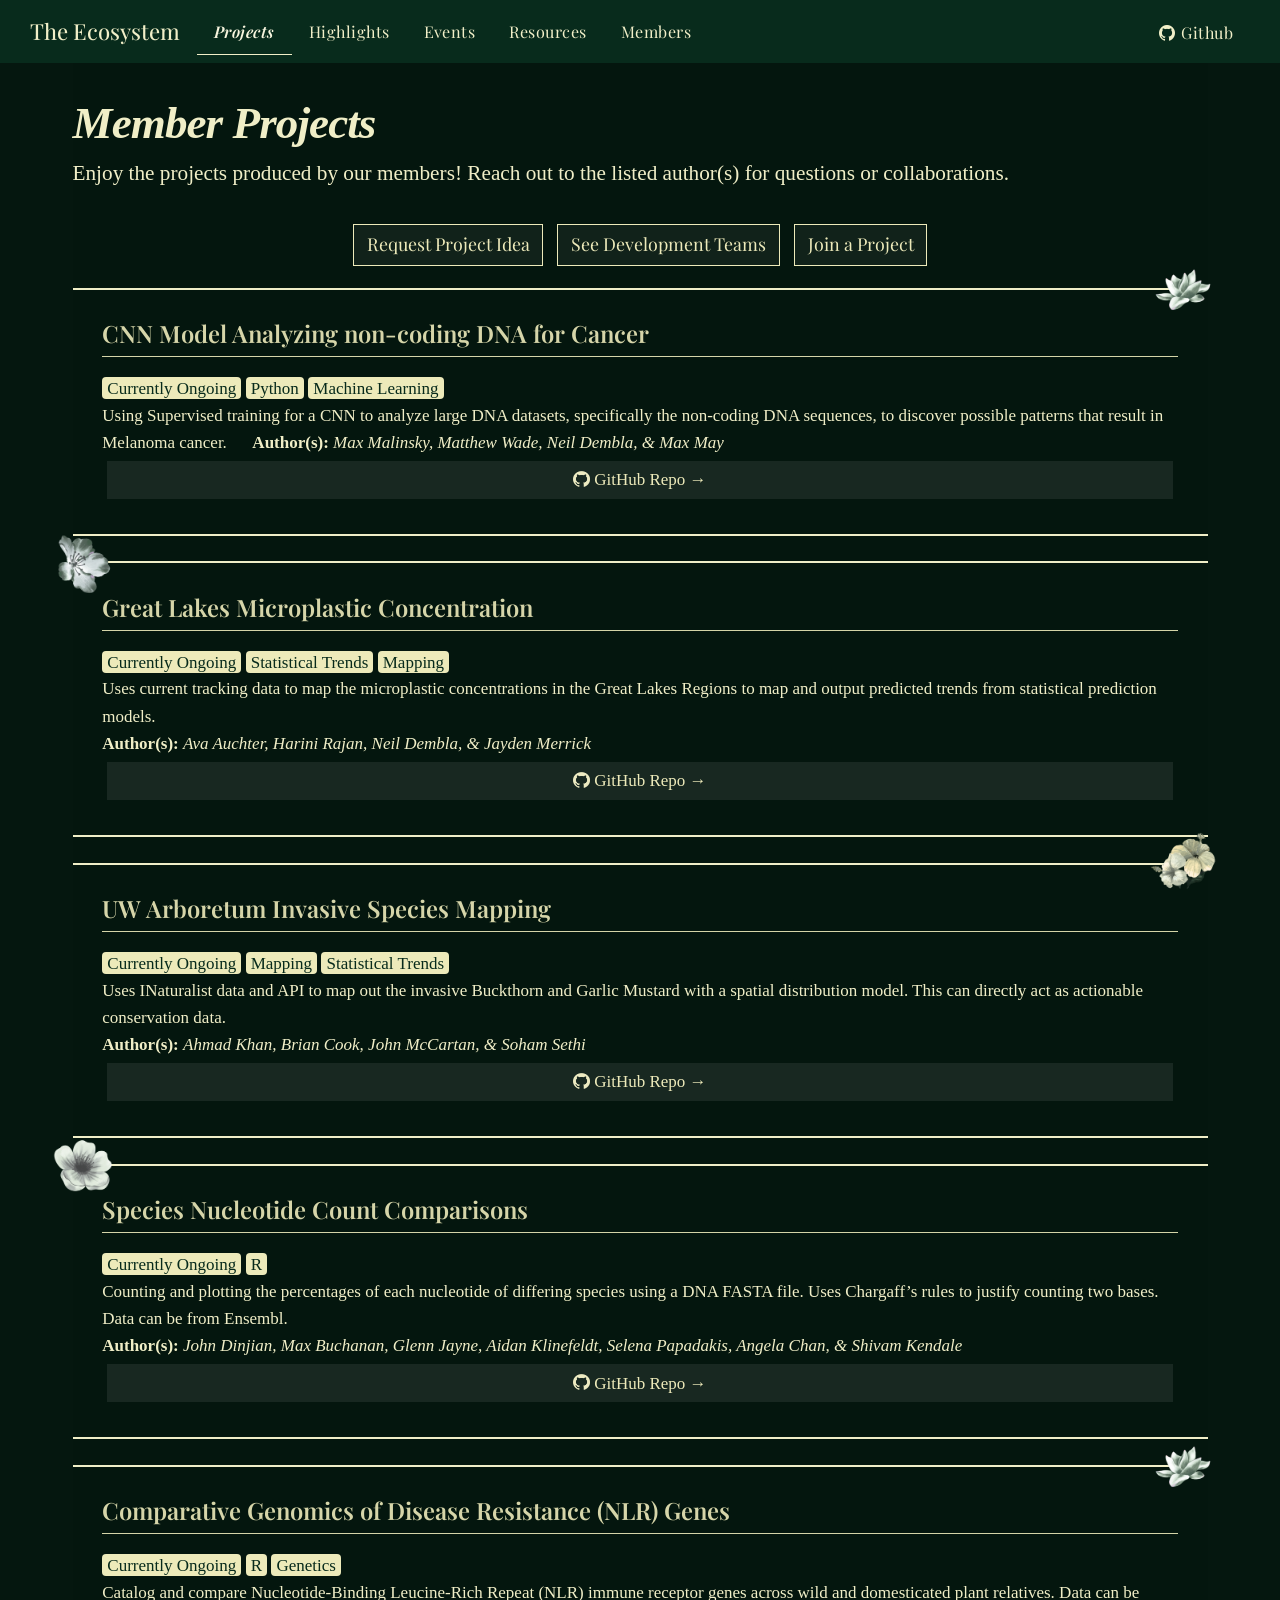
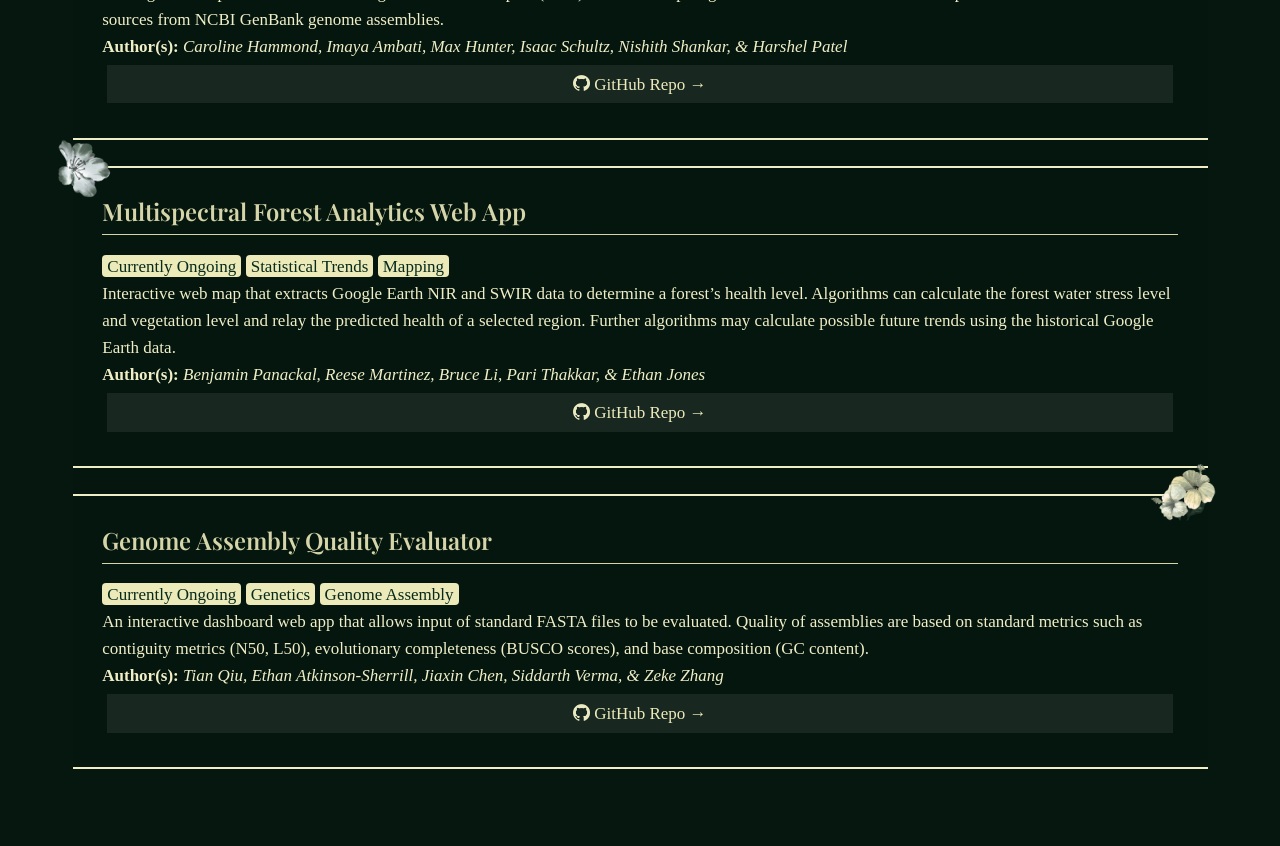
<file: projects/index.html>
<!DOCTYPE html>
<html xmlns="http://www.w3.org/1999/xhtml" lang="en" xml:lang="en"><head>

<meta charset="utf-8">
<meta name="generator" content="quarto-1.11.9">

<meta name="viewport" content="width=device-width, initial-scale=1.0, user-scalable=yes">


<title>Member Projects</title>
<style>
/* Default styles provided by pandoc.
** See https://pandoc.org/MANUAL.html#variables-for-html for config info.
*/
span.smallcaps{font-variant: small-caps;}
div.columns{display: flex; gap: 1.5em;}
div.column{flex: auto;}
@media screen {
div.columns{gap: min(4vw, 1.5em);}
div.column{overflow-x: auto;}
}
div.hanging-indent{margin-left: 1.5em; text-indent: -1.5em;}
ul.task-list{list-style: none;}
ul.task-list li input[type="checkbox"] {
  width: 0.8em;
  margin: 0 0.8em 0.2em -1em; /* quarto-specific, see https://github.com/quarto-dev/quarto-cli/issues/4556 */ 
  vertical-align: middle;
}
</style>


<script src="../site_libs/quarto-nav/quarto-nav.js"></script>
<link href="../images/flower-favicon.png" rel="icon" type="image/png">
<script src="../site_libs/clipboard/clipboard.min.js"></script>
<script src="../site_libs/quarto-html/quarto.js" type="module"></script>
<script src="../site_libs/quarto-html/tabsets/tabsets.js" type="module"></script>
<script src="../site_libs/quarto-html/scrollable-regions/scrollable-regions.js" type="module"></script>
<script src="../site_libs/quarto-html/popper.min.js"></script>
<script src="../site_libs/quarto-html/tippy.umd.min.js"></script>
<script src="../site_libs/quarto-html/anchor.min.js"></script>
<link href="../site_libs/quarto-html/tippy.css" rel="stylesheet">
<link href="../site_libs/quarto-html/quarto-syntax-highlighting-63b5708e65d6cd79cd7618c58d0c21e7.css" rel="stylesheet" id="quarto-text-highlighting-styles">
<script src="../site_libs/bootstrap/bootstrap.min.js"></script>
<link href="../site_libs/bootstrap/bootstrap-icons.css" rel="stylesheet">
<link href="../site_libs/bootstrap/bootstrap-39ddc16f5f9dd67d9dd46718b77ded53.min.css" rel="stylesheet" append-hash="true" id="quarto-bootstrap" data-mode="light">
<script id="quarto-search-options" type="application/json">{
  "language": {
    "search-no-results-text": "No results",
    "search-matching-documents-text": "matching documents",
    "search-copy-link-title": "Copy link to search",
    "search-hide-matches-text": "Hide additional matches",
    "search-more-match-text": "more match in this document",
    "search-more-matches-text": "more matches in this document",
    "search-clear-button-title": "Clear",
    "search-text-placeholder": "",
    "search-detached-cancel-button-title": "Cancel",
    "search-submit-button-title": "Submit",
    "search-label": "Search"
  }
}</script>


</head>

<body class="nav-fixed quarto-light"><a id="quarto-skip-link" class="visually-hidden-focusable" href="#quarto-document-content">Skip to main content</a>

<div id="quarto-search-results"></div>
  <header id="quarto-header" class="headroom fixed-top">
    <nav class="navbar navbar-expand-lg " data-bs-theme="dark" aria-label="Site">
      <div class="navbar-container container-fluid">
      <div class="navbar-brand-container mx-auto">
    <a class="navbar-brand" href="../index.html">
    <span class="navbar-title">The Ecosystem</span>
    </a>
  </div>
          <button class="navbar-toggler" type="button" data-bs-toggle="collapse" data-bs-target="#navbarCollapse" aria-controls="navbarCollapse" aria-expanded="false" aria-label="Toggle navigation" onclick="if (window.quartoToggleHeadroom) { window.quartoToggleHeadroom(); }">
  <span class="navbar-toggler-icon"></span>
</button>
          <div class="collapse navbar-collapse" id="navbarCollapse">
            <ul class="navbar-nav navbar-nav-scroll me-auto">
  <li class="nav-item">
    <a class="nav-link active" href="../projects/index.html" aria-current="page"> 
<span class="menu-text">Projects</span></a>
  </li>  
  <li class="nav-item">
    <a class="nav-link" href="../highlights/index.html"> 
<span class="menu-text">Highlights</span></a>
  </li>  
  <li class="nav-item">
    <a class="nav-link" href="../meetings/index.html"> 
<span class="menu-text">Events</span></a>
  </li>  
  <li class="nav-item">
    <a class="nav-link" href="../resources/index.html"> 
<span class="menu-text">Resources</span></a>
  </li>  
  <li class="nav-item">
    <a class="nav-link" href="../members/index.html"> 
<span class="menu-text">Members</span></a>
  </li>  
</ul>
            <ul class="navbar-nav navbar-nav-scroll ms-auto">
  <li class="nav-item">
    <a class="nav-link" href="https://github.com/Badger-Biodata-Initiative-UW-Madison"> <i class="bi bi-github" role="img">
</i> 
<span class="menu-text">Github</span></a>
  </li>  
</ul>
          </div> <!-- /navcollapse -->
            <div class="quarto-navbar-tools">
</div>
      </div> <!-- /container-fluid -->
    </nav>
</header>
<!-- content -->
<div id="quarto-content" class="quarto-container page-columns page-rows-contents page-layout-full page-navbar">
<!-- sidebar -->
<!-- margin-sidebar -->
    
<!-- main -->
<main class="content column-page" id="quarto-document-content" tabindex="-1">

<header id="title-block-header" class="quarto-title-block default">
<div class="quarto-title">
<h1 class="title">Member Projects</h1>
<p class="subtitle lead">Enjoy the projects produced by our members! Reach out to the listed author(s) for questions or collaborations.</p>
</div>



<div class="quarto-title-meta column-page">

    
  
    
  </div>
  


</header>


<div class="button-row">
<p><a href="https://forms.gle/tRiNkg8Ut9h8z2sKA" class="btn project-page-btn">Request Project Idea</a> <a href="https://docs.google.com/spreadsheets/d/1Ig63aIcJ-YsOHum-avcEuz2pCNfOEqSFrUd-Rs_qstg/edit?usp=sharing" class="btn project-page-btn">See Development Teams</a> <a href="https://docs.google.com/forms/d/e/1FAIpQLSd33Jlt5nIJKRLi93rjcafrrkFRYC24drP9cb_haAkdpVzvgg/viewform?pli=1" class="btn project-page-btn">Join a Project</a></p>
</div>
<div class="grid">
<div class="g-col-12">
<section id="cnn-model-analyzing-non-coding-dna-for-cancer" class="level3 card-box project-card">
<h3 class="anchored" data-anchor-id="cnn-model-analyzing-non-coding-dna-for-cancer">CNN Model Analyzing non-coding DNA for Cancer</h3>
<p><mark>Currently Ongoing</mark> <mark>Python</mark> <mark>Machine Learning</mark></p>
<p>Using Supervised training for a CNN to analyze large DNA datasets, specifically the non-coding DNA sequences, to discover possible patterns that result in Melanoma cancer.&nbsp; &nbsp; &nbsp; <strong>Author(s):</strong> <em>Max Malinsky, Matthew Wade, Neil Dembla, &amp; Max May</em></p>
<!-- GitHub logo & Link -->
<p><a href="http://github.com/Badger-Biodata-Initiative-UW-Madison/cnn-model-dna-analysis-melanoma" class="btn project-page-btn project-card-btn"><img src="../images/logos/github.png" class="btn-logo img-fluid"> GitHub Repo →</a></p>
<!-- Corner Flower png -->
<p><img src="../images/index-flower.png" class="corner-img-right corner-img img-fluid"></p>
</section>
</div>
<div class="g-col-12">
<section id="great-lakes-microplastic-concentration" class="level3 card-box project-card">
<h3 class="anchored" data-anchor-id="great-lakes-microplastic-concentration">Great Lakes Microplastic Concentration</h3>
<p><mark>Currently Ongoing</mark> <python> <mark>Statistical Trends</mark> <mark>Mapping</mark></python></p>
<p>Uses current tracking data to map the microplastic concentrations in the Great Lakes Regions to map and output predicted trends from statistical prediction models.</p>
<p><strong>Author(s):</strong> <em>Ava Auchter, Harini Rajan, Neil Dembla, &amp; Jayden Merrick</em></p>
<!-- GitHub logo & Link -->
<p><a href="https://github.com/Badger-Biodata-Initiative-UW-Madison/lakeshore-preserve-biodiversity-trends" class="btn project-page-btn project-card-btn"><img src="../images/logos/github.png" class="btn-logo img-fluid"> GitHub Repo →</a></p>
<!-- Corner Flower png -->
<p><img src="../images/flower-4.png" class="corner-img-left corner-img img-fluid"></p>
</section>
</div>
<div class="g-col-12">
<section id="uw-arboretum-invasive-species-mapping" class="level3 card-box project-card">
<h3 class="anchored" data-anchor-id="uw-arboretum-invasive-species-mapping">UW Arboretum Invasive Species Mapping</h3>
<p><mark>Currently Ongoing</mark> <mark>Mapping</mark> <mark>Statistical Trends</mark></p>
<p>Uses INaturalist data and API to map out the invasive Buckthorn and Garlic Mustard with a spatial distribution model. This can directly act as actionable conservation data.</p>
<p><strong>Author(s):</strong> <em>Ahmad Khan, Brian Cook, John McCartan, &amp; Soham Sethi</em></p>
<!-- GitHub logo & Link -->
<p><a href="https://github.com/Badger-Biodata-Initiative-UW-Madison/arboretum-invasive-species" class="btn project-page-btn project-card-btn"><img src="../images/logos/github.png" class="btn-logo img-fluid"> GitHub Repo →</a></p>
<!-- Corner Flower png -->
<p><img src="../images/flower-3.png" class="corner-img-right corner-img img-fluid"></p>
</section>
</div>
<div class="g-col-12">
<section id="species-nucleotide-count-comparisons" class="level3 card-box project-card">
<h3 class="anchored" data-anchor-id="species-nucleotide-count-comparisons">Species Nucleotide Count Comparisons</h3>
<p><mark>Currently Ongoing</mark> <mark>R</mark></p>
<p>Counting and plotting the percentages of each nucleotide of differing species using a DNA FASTA file. Uses Chargaff’s rules to justify counting two bases. Data can be from Ensembl.</p>
<p><strong>Author(s):</strong> <em>John Dinjian, Max Buchanan, Glenn Jayne, Aidan Klinefeldt, Selena Papadakis, Angela Chan, &amp; Shivam Kendale</em></p>
<!-- GitHub logo & Link -->
<p><a href="https://github.com/Badger-Biodata-Initiative-UW-Madison/nucleotide-count" class="btn project-page-btn project-card-btn"><img src="../images/logos/github.png" class="btn-logo img-fluid"> GitHub Repo →</a></p>
<!-- Corner Flower png -->
<p><img src="../images/flower-2.png" class="corner-img-left corner-img img-fluid"></p>
</section>
</div>
<div class="g-col-12">
<section id="comparative-genomics-of-disease-resistance-nlr-genes" class="level3 card-box project-card">
<h3 class="anchored" data-anchor-id="comparative-genomics-of-disease-resistance-nlr-genes">Comparative Genomics of Disease Resistance (NLR) Genes</h3>
<p><mark>Currently Ongoing</mark> <mark>R</mark> <mark>Genetics</mark></p>
<p>Catalog and compare Nucleotide-Binding Leucine-Rich Repeat (NLR) immune receptor genes across wild and domesticated plant relatives. Data can be sources from NCBI GenBank genome assemblies.</p>
<p><strong>Author(s):</strong> <em>Caroline Hammond, Imaya Ambati, Max Hunter, Isaac Schultz, Nishith Shankar, &amp; Harshel Patel</em></p>
<!-- GitHub logo & Link -->
<p><a href="https://github.com/Badger-Biodata-Initiative-UW-Madison/genomics-disease-resistance" class="btn project-page-btn project-card-btn"><img src="../images/logos/github.png" class="btn-logo img-fluid"> GitHub Repo →</a></p>
<!-- Corner Flower png -->
<p><img src="../images/index-flower.png" class="corner-img-right corner-img img-fluid"></p>
</section>
</div>
<div class="g-col-12">
<section id="multispectral-forest-analytics-web-app" class="level3 card-box project-card">
<h3 class="anchored" data-anchor-id="multispectral-forest-analytics-web-app">Multispectral Forest Analytics Web App</h3>
<p><mark>Currently Ongoing</mark> <python> <mark>Statistical Trends</mark> <mark>Mapping</mark></python></p>
<p>Interactive web map that extracts Google Earth NIR and SWIR data to determine a forest’s health level. Algorithms can calculate the forest water stress level and vegetation level and relay the predicted health of a selected region. Further algorithms may calculate possible future trends using the historical Google Earth data.</p>
<p><strong>Author(s):</strong> <em>Benjamin Panackal, Reese Martinez, Bruce Li, Pari Thakkar, &amp; Ethan Jones</em></p>
<!-- GitHub logo & Link -->
<p><a href="https://github.com/Badger-Biodata-Initiative-UW-Madison/lakeshore-preserve-biodiversity-trends" class="btn project-page-btn project-card-btn"><img src="../images/logos/github.png" class="btn-logo img-fluid"> GitHub Repo →</a></p>
<!-- Corner Flower png -->
<p><img src="../images/flower-4.png" class="corner-img-left corner-img img-fluid"></p>
</section>
</div>
<div class="g-col-12">
<section id="genome-assembly-quality-evaluator" class="level3 card-box project-card">
<h3 class="anchored" data-anchor-id="genome-assembly-quality-evaluator">Genome Assembly Quality Evaluator</h3>
<p><mark>Currently Ongoing</mark> <mark>Genetics</mark> <mark>Genome Assembly</mark></p>
<p>An interactive dashboard web app that allows input of standard FASTA files to be evaluated. Quality of assemblies are based on standard metrics such as contiguity metrics (N50, L50), evolutionary completeness (BUSCO scores), and base composition (GC content).</p>
<p><strong>Author(s):</strong> <em>Tian Qiu, Ethan Atkinson-Sherrill, Jiaxin Chen, Siddarth Verma, &amp; Zeke Zhang</em></p>
<!-- GitHub logo & Link -->
<p><a href="https://github.com/Badger-Biodata-Initiative-UW-Madison/genome-assembly-quality-evaluator" class="btn project-page-btn project-card-btn"><img src="../images/logos/github.png" class="btn-logo img-fluid"> GitHub Repo →</a></p>
<!-- Corner Flower png -->
<p><img src="../images/flower-3.png" class="corner-img-right corner-img img-fluid"></p>
</section>
</div>
</div>



</main> <!-- /main -->
<script id="quarto-html-after-body" type="application/javascript">
  window.document.addEventListener("DOMContentLoaded", function (event) {
    const icon = "";
    const anchorJS = new window.AnchorJS();
    anchorJS.options = {
      placement: 'right',
      icon: icon
    };
    anchorJS.add('.anchored');
    const isCodeAnnotation = (el) => {
      for (const clz of el.classList) {
        if (clz.startsWith('code-annotation-')) {                     
          return true;
        }
      }
      return false;
    }
    const onCopySuccess = function(e) {
      // button target
      const button = e.trigger;
      // don't keep focus
      button.blur();
      // flash "checked"
      button.classList.add('code-copy-button-checked');
      var currentTitle = button.getAttribute("title");
      button.setAttribute("title", "Copied!");
      let tooltip;
      if (window.bootstrap) {
        button.setAttribute("data-bs-toggle", "tooltip");
        button.setAttribute("data-bs-placement", "left");
        button.setAttribute("data-bs-title", "Copied!");
        tooltip = new bootstrap.Tooltip(button, 
          { trigger: "manual", 
            customClass: "code-copy-button-tooltip",
            offset: [0, -8]});
        tooltip.show();    
      }
      setTimeout(function() {
        if (tooltip) {
          tooltip.hide();
          button.removeAttribute("data-bs-title");
          button.removeAttribute("data-bs-toggle");
          button.removeAttribute("data-bs-placement");
        }
        button.setAttribute("title", currentTitle);
        button.classList.remove('code-copy-button-checked');
      }, 1000);
      // clear code selection
      e.clearSelection();
    }
    const getTextToCopy = function(trigger) {
      const outerScaffold = trigger.parentElement.cloneNode(true);
      const codeEl = outerScaffold.querySelector('code');
      for (const childEl of codeEl.children) {
        if (isCodeAnnotation(childEl)) {
          childEl.remove();
        }
      }
      return codeEl.innerText;
    }
    const clipboard = new window.ClipboardJS('.code-copy-button:not([data-in-quarto-modal])', {
      text: getTextToCopy
    });
    clipboard.on('success', onCopySuccess);
    if (window.document.getElementById('quarto-embedded-source-code-modal')) {
      const clipboardModal = new window.ClipboardJS('.code-copy-button[data-in-quarto-modal]', {
        text: getTextToCopy,
        container: window.document.getElementById('quarto-embedded-source-code-modal')
      });
      clipboardModal.on('success', onCopySuccess);
    }
      var localhostRegex = new RegExp(/^(?:http|https):\/\/localhost\:?[0-9]*\//);
      var mailtoRegex = new RegExp(/^mailto:/);
        var filterRegex = new RegExp("https:\/\/badgerbiodata\.github\.io\/the-ecosystem\/");
      var isInternal = (href) => {
          return filterRegex.test(href) || localhostRegex.test(href) || mailtoRegex.test(href);
      }
      // Inspect non-navigation links and adorn them if external
      window.quartoDecorateExternalLinks = function (root) {
     var links = (root || window.document).querySelectorAll('a[href]:not(.nav-link):not(.navbar-brand):not(.toc-action):not(.sidebar-link):not(.sidebar-item-toggle):not(.pagination-link):not(.no-external):not([aria-hidden]):not(.dropdown-item):not(.quarto-navigation-tool):not(.about-link)');
      for (var i=0; i<links.length; i++) {
        const link = links[i];
        if (!isInternal(link.href)) {
          // undo the damage that might have been done by quarto-nav.js in the case of
          // links that we want to consider external
          if (link.dataset.originalHref !== undefined) {
            link.href = link.dataset.originalHref;
          }
          if (!link.classList.contains('no-external-icon')) {
          }
        }
      }
      };
      window.quartoDecorateExternalLinks(window.document);
    // Esc closes the popup (WCAG 1.4.13) and focus leaving both trigger and
    // popup closes it (WCAG 2.4.11); tippy handles neither for interactive popups.
    const hideOnEscAndFocusOut = {
      name: 'hideOnEscAndFocusOut',
      defaultValue: true,
      fn(instance) {
        const dismiss = () => {
          // A show scheduled by the trigger delay would otherwise reopen it
          instance.clearDelayTimeouts();
          instance.hide();
        };
        const onKeyDown = (event) => {
          if (event.key !== 'Escape') {
            return;
          }
          // Keep Esc from also reaching page handlers (e.g. reveal.js overview),
          // except an open reveal.js slide menu, which Esc should close too.
          // The menu handles keys only when its keyboard option is on.
          const menuHandlesEsc = window.Reveal?.getPlugin?.('menu')?.isOpen() &&
            window.Reveal.getConfig().menu?.keyboard !== false;
          if (!menuHandlesEsc) {
            event.stopPropagation();
          }
          if (instance.popper.contains(window.document.activeElement)) {
            // Disabled while refocusing so the focus trigger does not reopen it
            instance.disable();
            instance.reference.focus();
            instance.enable();
          }
          dismiss();
        };
        const onFocusOut = (event) => {
          const target = event.relatedTarget;
          if (target && !instance.reference.contains(target) &&
              !instance.popper.contains(target)) {
            dismiss();
          }
        };
        // On the trigger too: a click trigger (code-annotations: select) has no
        // blur handling. Attached for the instance's lifetime so leaving the
        // trigger also cancels a show still pending on the trigger delay.
        instance.reference.addEventListener('focusout', onFocusOut);
        return {
          onShow() {
            window.document.addEventListener('keydown', onKeyDown, true);
            instance.popper.addEventListener('focusout', onFocusOut);
          },
          onHide() {
            window.document.removeEventListener('keydown', onKeyDown, true);
            instance.popper.removeEventListener('focusout', onFocusOut);
          },
          onDestroy() {
            instance.reference.removeEventListener('focusout', onFocusOut);
          },
        };
      },
    };
    function tippyHover(el, contentFn, onTriggerFn, onUntriggerFn) {
      const config = {
        allowHTML: true,
        maxWidth: 500,
        delay: 100,
        arrow: false,
        appendTo: function(el) {
            return el.parentElement;
        },
        interactive: true,
        interactiveBorder: 10,
        theme: 'quarto',
        placement: 'bottom-start',
        plugins: [hideOnEscAndFocusOut],
      };
      if (contentFn) {
        config.content = contentFn;
      }
      if (onTriggerFn) {
        config.onTrigger = onTriggerFn;
      }
      if (onUntriggerFn) {
        config.onUntrigger = onUntriggerFn;
      }
      window.tippy(el, config); 
    }
    const noterefs = window.document.querySelectorAll('a[role="doc-noteref"]');
    for (var i=0; i<noterefs.length; i++) {
      const ref = noterefs[i];
      tippyHover(ref, function() {
        // use id or data attribute instead here
        let href = ref.getAttribute('data-footnote-href') || ref.getAttribute('href');
        try { href = new URL(href).hash; } catch {}
        const id = href.replace(/^#\/?/, "");
        const note = window.document.getElementById(id);
        if (note) {
          return note.innerHTML;
        } else {
          return "";
        }
      });
    }
    const xrefs = window.document.querySelectorAll('a.quarto-xref');
    const processXRef = (id, note) => {
      // Strip column container classes
      const stripColumnClz = (el) => {
        el.classList.remove("page-full", "page-columns");
        if (el.children) {
          for (const child of el.children) {
            stripColumnClz(child);
          }
        }
      }
      stripColumnClz(note)
      if (id === null || id.startsWith('sec-')) {
        // Special case sections, only their first couple elements
        const container = document.createElement("div");
        if (note.children && note.children.length > 2) {
          container.appendChild(note.children[0].cloneNode(true));
          for (let i = 1; i < note.children.length; i++) {
            const child = note.children[i];
            if (child.tagName === "P" && child.innerText === "") {
              continue;
            } else {
              container.appendChild(child.cloneNode(true));
              break;
            }
          }
          if (window.Quarto?.typesetMath) {
            window.Quarto.typesetMath(container);
          }
          return container.innerHTML
        } else {
          if (window.Quarto?.typesetMath) {
            window.Quarto.typesetMath(note);
          }
          return note.innerHTML;
        }
      } else {
        // Remove any anchor links if they are present
        const anchorLink = note.querySelector('a.anchorjs-link');
        if (anchorLink) {
          anchorLink.remove();
        }
        if (window.Quarto?.typesetMath) {
          window.Quarto.typesetMath(note);
        }
        if (note.classList.contains("callout")) {
          return note.outerHTML;
        } else {
          return note.innerHTML;
        }
      }
    }
    for (var i=0; i<xrefs.length; i++) {
      const xref = xrefs[i];
      tippyHover(xref, undefined, function(instance) {
        instance.disable();
        let url = xref.getAttribute('href');
        let hash = undefined; 
        if (url.startsWith('#')) {
          hash = url;
        } else {
          try { hash = new URL(url).hash; } catch {}
        }
        if (hash) {
          const id = hash.replace(/^#\/?/, "");
          const note = window.document.getElementById(id);
          if (note !== null) {
            try {
              const html = processXRef(id, note.cloneNode(true));
              instance.setContent(html);
            } finally {
              instance.enable();
              instance.show();
            }
          } else {
            // See if we can fetch this
            fetch(url.split('#')[0])
            .then(res => res.text())
            .then(html => {
              const parser = new DOMParser();
              const htmlDoc = parser.parseFromString(html, "text/html");
              const note = htmlDoc.getElementById(id);
              if (note !== null) {
                const html = processXRef(id, note);
                instance.setContent(html);
              } 
            }).finally(() => {
              instance.enable();
              instance.show();
            });
          }
        } else {
          // See if we can fetch a full url (with no hash to target)
          // This is a special case and we should probably do some content thinning / targeting
          fetch(url)
          .then(res => res.text())
          .then(html => {
            const parser = new DOMParser();
            const htmlDoc = parser.parseFromString(html, "text/html");
            const note = htmlDoc.querySelector('main.content');
            if (note !== null) {
              // This should only happen for chapter cross references
              // (since there is no id in the URL)
              // remove the first header
              if (note.children.length > 0 && note.children[0].tagName === "HEADER") {
                note.children[0].remove();
              }
              const html = processXRef(null, note);
              instance.setContent(html);
            } 
          }).finally(() => {
            instance.enable();
            instance.show();
          });
        }
      }, function(instance) {
      });
    }
        let selectedAnnoteEl;
        const selectorForAnnotation = ( cell, annotation) => {
          let cellAttr = 'data-code-cell="' + cell + '"';
          let lineAttr = 'data-code-annotation="' +  annotation + '"';
          const selector = 'span[' + cellAttr + '][' + lineAttr + ']';
          return selector;
        }
        const selectCodeLines = (annoteEl) => {
          const doc = window.document;
          const targetCell = annoteEl.getAttribute("data-target-cell");
          const targetAnnotation = annoteEl.getAttribute("data-target-annotation");
          const annoteSpan = window.document.querySelector(selectorForAnnotation(targetCell, targetAnnotation));
          const lines = annoteSpan.getAttribute("data-code-lines").split(",");
          const lineIds = lines.map((line) => {
            return targetCell + "-" + line;
          })
          // Each band is positioned against its own containing block, which is
          // not the offsetParent of the lines, so place it from client rects.
          const placeBand = (band, firstEl, lastEl, codeBlock) => {
            const container = band.offsetParent;
            if (container === null) {
              return;
            }
            const containerRect = container.getBoundingClientRect();
            // Reveal.js scales slides with a transform, so convert client
            // pixels back to the CSS pixels of the container.
            const scale = containerRect.height / container.offsetHeight || 1;
            const firstRect = firstEl.getBoundingClientRect();
            const lastRect = lastEl.getBoundingClientRect();
            const top = (firstRect.top - containerRect.top) / scale - container.clientTop + container.scrollTop;
            const height = (lastRect.bottom - firstRect.top) / scale;
            band.style.top = top - 2 + "px";
            band.style.height = height + 4 + "px";
            if (codeBlock) {
              // Without the copy button wrapper, the containing block is wider
              // than the code block, so span the code block explicitly.
              const blockRect = codeBlock.getBoundingClientRect();
              band.style.left = (blockRect.left - containerRect.left) / scale - container.clientLeft + container.scrollLeft + "px";
              band.style.width = blockRect.width / scale + "px";
            }
          };
          if (lineIds.length > 0) {
            const el = window.document.getElementById(lineIds[0]);
            const lastEl = window.document.getElementById(lineIds[lineIds.length - 1]);
            const parent = el.parentElement.parentElement;
            // cook up a div (if necessary) and position it
            let div = window.document.getElementById("code-annotation-line-highlight");
            if (div === null) {
              div = window.document.createElement("div");
              div.setAttribute("id", "code-annotation-line-highlight");
              div.style.position = 'absolute';
              parent.appendChild(div);
            }
            placeBand(div, el, lastEl, parent.closest("div.sourceCode") || parent);
            let gutterDiv = window.document.getElementById("code-annotation-line-highlight-gutter");
            if (gutterDiv === null) {
              gutterDiv = window.document.createElement("div");
              gutterDiv.setAttribute("id", "code-annotation-line-highlight-gutter");
              gutterDiv.style.position = 'absolute';
              const codeCell = window.document.getElementById(targetCell);
              const gutter = codeCell.querySelector('.code-annotation-gutter');
              gutter.appendChild(gutterDiv);
            }
            placeBand(gutterDiv, el, lastEl);
            selectedAnnoteEl = annoteEl;
          }
        };
        const unselectCodeLines = () => {
          const elementsIds = ["code-annotation-line-highlight", "code-annotation-line-highlight-gutter"];
          elementsIds.forEach((elId) => {
            const div = window.document.getElementById(elId);
            if (div) {
              div.remove();
            }
          });
          selectedAnnoteEl = undefined;
        };
          // Handle positioning of the toggle
      window.addEventListener(
        "resize",
        throttle(() => {
          elRect = undefined;
          if (selectedAnnoteEl) {
            selectCodeLines(selectedAnnoteEl);
          }
        }, 10)
      );
      function throttle(fn, ms) {
      let throttle = false;
      let timer;
        return (...args) => {
          if(!throttle) { // first call gets through
              fn.apply(this, args);
              throttle = true;
          } else { // all the others get throttled
              if(timer) clearTimeout(timer); // cancel #2
              timer = setTimeout(() => {
                fn.apply(this, args);
                timer = throttle = false;
              }, ms);
          }
        };
      }
        // Attach click handler to the DT
        const annoteDls = window.document.querySelectorAll('dt[data-target-cell]');
        for (const annoteDlNode of annoteDls) {
          annoteDlNode.addEventListener('click', (event) => {
            const clickedEl = event.target;
            if (clickedEl !== selectedAnnoteEl) {
              unselectCodeLines();
              const activeEl = window.document.querySelector('dt[data-target-cell].code-annotation-active');
              if (activeEl) {
                activeEl.classList.remove('code-annotation-active');
              }
              selectCodeLines(clickedEl);
              clickedEl.classList.add('code-annotation-active');
            } else {
              // Unselect the line
              unselectCodeLines();
              clickedEl.classList.remove('code-annotation-active');
            }
          });
        }
    const findCites = (el) => {
      const parentEl = el.parentElement;
      if (parentEl) {
        const cites = parentEl.dataset.cites;
        if (cites) {
          return {
            el,
            cites: cites.split(' ')
          };
        } else {
          return findCites(el.parentElement)
        }
      } else {
        return undefined;
      }
    };
    var bibliorefs = window.document.querySelectorAll('a[role="doc-biblioref"]');
    for (var i=0; i<bibliorefs.length; i++) {
      const ref = bibliorefs[i];
      const citeInfo = findCites(ref);
      if (citeInfo) {
        tippyHover(citeInfo.el, function() {
          var popup = window.document.createElement('div');
          citeInfo.cites.forEach(function(cite) {
            var citeDiv = window.document.createElement('div');
            citeDiv.classList.add('hanging-indent');
            citeDiv.classList.add('csl-entry');
            var biblioDiv = window.document.getElementById('ref-' + cite);
            if (biblioDiv) {
              citeDiv.innerHTML = biblioDiv.innerHTML;
            }
            popup.appendChild(citeDiv);
          });
          return popup.innerHTML;
        });
      }
    }
  });
  </script>
  <script type="application/javascript">
  window.quartoScrollableRegionsLabels = {"code":"Scrollable code","output":"Scrollable output"};
  </script>
</div> <!-- /content -->




</body></html>
</file>
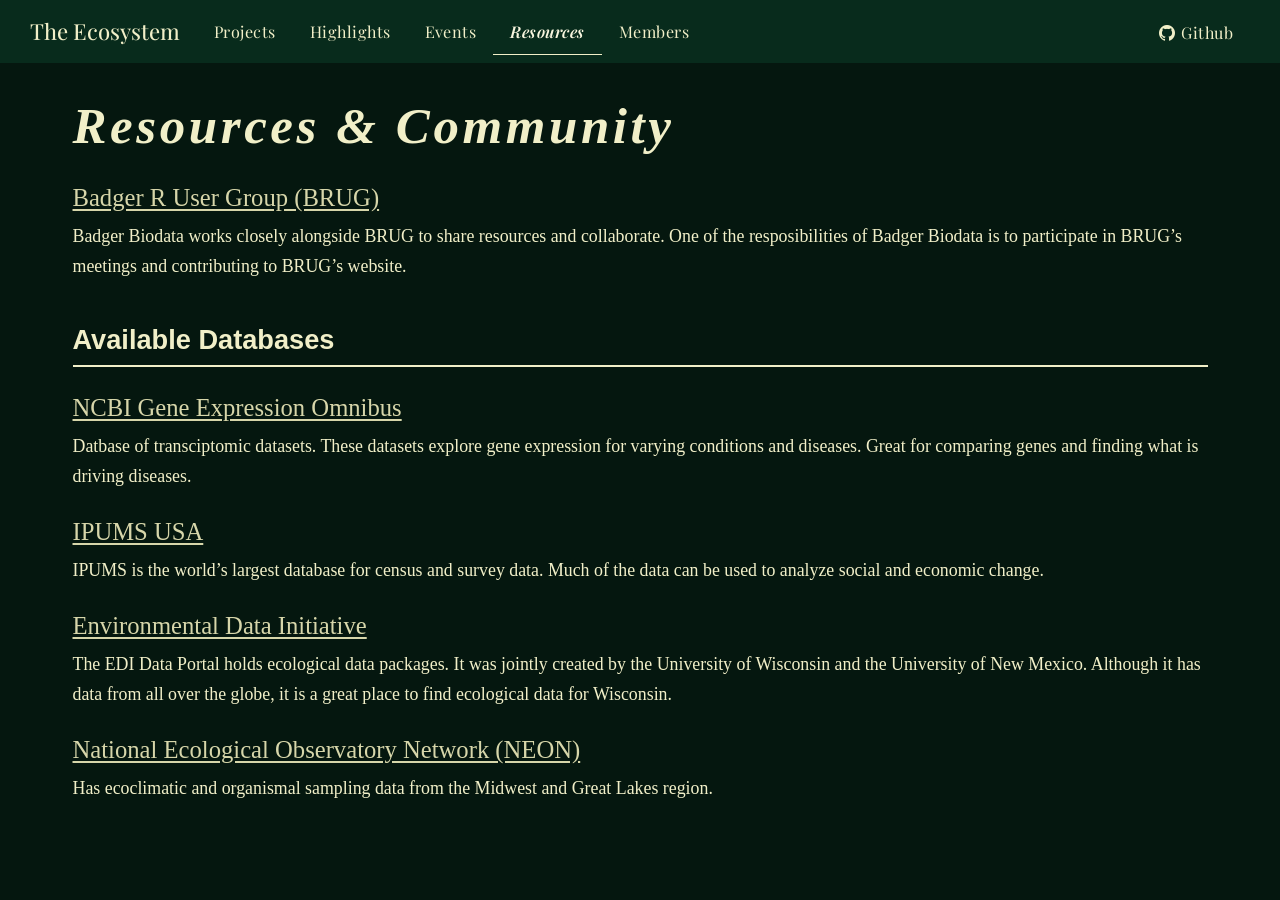
<file: resources/index.html>
<!DOCTYPE html>
<html xmlns="http://www.w3.org/1999/xhtml" lang="en" xml:lang="en"><head>

<meta charset="utf-8">
<meta name="generator" content="quarto-1.11.9">

<meta name="viewport" content="width=device-width, initial-scale=1.0, user-scalable=yes">


<title>index</title>
<style>
/* Default styles provided by pandoc.
** See https://pandoc.org/MANUAL.html#variables-for-html for config info.
*/
span.smallcaps{font-variant: small-caps;}
div.columns{display: flex; gap: 1.5em;}
div.column{flex: auto;}
@media screen {
div.columns{gap: min(4vw, 1.5em);}
div.column{overflow-x: auto;}
}
div.hanging-indent{margin-left: 1.5em; text-indent: -1.5em;}
ul.task-list{list-style: none;}
ul.task-list li input[type="checkbox"] {
  width: 0.8em;
  margin: 0 0.8em 0.2em -1em; /* quarto-specific, see https://github.com/quarto-dev/quarto-cli/issues/4556 */ 
  vertical-align: middle;
}
</style>


<script src="../site_libs/quarto-nav/quarto-nav.js"></script>
<link href="../images/flower-favicon.png" rel="icon" type="image/png">
<script src="../site_libs/clipboard/clipboard.min.js"></script>
<script src="../site_libs/quarto-html/quarto.js" type="module"></script>
<script src="../site_libs/quarto-html/tabsets/tabsets.js" type="module"></script>
<script src="../site_libs/quarto-html/scrollable-regions/scrollable-regions.js" type="module"></script>
<script src="../site_libs/quarto-html/popper.min.js"></script>
<script src="../site_libs/quarto-html/tippy.umd.min.js"></script>
<script src="../site_libs/quarto-html/anchor.min.js"></script>
<link href="../site_libs/quarto-html/tippy.css" rel="stylesheet">
<link href="../site_libs/quarto-html/quarto-syntax-highlighting-63b5708e65d6cd79cd7618c58d0c21e7.css" rel="stylesheet" id="quarto-text-highlighting-styles">
<script src="../site_libs/bootstrap/bootstrap.min.js"></script>
<link href="../site_libs/bootstrap/bootstrap-icons.css" rel="stylesheet">
<link href="../site_libs/bootstrap/bootstrap-39ddc16f5f9dd67d9dd46718b77ded53.min.css" rel="stylesheet" append-hash="true" id="quarto-bootstrap" data-mode="light">
<script id="quarto-search-options" type="application/json">{
  "language": {
    "search-no-results-text": "No results",
    "search-matching-documents-text": "matching documents",
    "search-copy-link-title": "Copy link to search",
    "search-hide-matches-text": "Hide additional matches",
    "search-more-match-text": "more match in this document",
    "search-more-matches-text": "more matches in this document",
    "search-clear-button-title": "Clear",
    "search-text-placeholder": "",
    "search-detached-cancel-button-title": "Cancel",
    "search-submit-button-title": "Submit",
    "search-label": "Search"
  }
}</script>


</head>

<body class="nav-fixed quarto-light"><a id="quarto-skip-link" class="visually-hidden-focusable" href="#quarto-document-content">Skip to main content</a>

<div id="quarto-search-results"></div>
  <header id="quarto-header" class="headroom fixed-top">
    <nav class="navbar navbar-expand-lg " data-bs-theme="dark" aria-label="Site">
      <div class="navbar-container container-fluid">
      <div class="navbar-brand-container mx-auto">
    <a class="navbar-brand" href="../index.html">
    <span class="navbar-title">The Ecosystem</span>
    </a>
  </div>
          <button class="navbar-toggler" type="button" data-bs-toggle="collapse" data-bs-target="#navbarCollapse" aria-controls="navbarCollapse" aria-expanded="false" aria-label="Toggle navigation" onclick="if (window.quartoToggleHeadroom) { window.quartoToggleHeadroom(); }">
  <span class="navbar-toggler-icon"></span>
</button>
          <div class="collapse navbar-collapse" id="navbarCollapse">
            <ul class="navbar-nav navbar-nav-scroll me-auto">
  <li class="nav-item">
    <a class="nav-link" href="../projects/index.html"> 
<span class="menu-text">Projects</span></a>
  </li>  
  <li class="nav-item">
    <a class="nav-link" href="../highlights/index.html"> 
<span class="menu-text">Highlights</span></a>
  </li>  
  <li class="nav-item">
    <a class="nav-link" href="../meetings/index.html"> 
<span class="menu-text">Events</span></a>
  </li>  
  <li class="nav-item">
    <a class="nav-link active" href="../resources/index.html" aria-current="page"> 
<span class="menu-text">Resources</span></a>
  </li>  
  <li class="nav-item">
    <a class="nav-link" href="../members/index.html"> 
<span class="menu-text">Members</span></a>
  </li>  
</ul>
            <ul class="navbar-nav navbar-nav-scroll ms-auto">
  <li class="nav-item">
    <a class="nav-link" href="https://github.com/Badger-Biodata-Initiative-UW-Madison"> <i class="bi bi-github" role="img">
</i> 
<span class="menu-text">Github</span></a>
  </li>  
</ul>
          </div> <!-- /navcollapse -->
            <div class="quarto-navbar-tools">
</div>
      </div> <!-- /container-fluid -->
    </nav>
</header>
<!-- content -->
<div id="quarto-content" class="quarto-container page-columns page-rows-contents page-layout-full page-navbar">
<!-- sidebar -->
<!-- margin-sidebar -->
    
<!-- main -->
<main class="content column-page" id="quarto-document-content" tabindex="-1"><header id="title-block-header" class="quarto-title-block"></header>




<section id="resources-community" class="level1">
<h1>Resources &amp; Community</h1>
<section id="badger-r-user-group-brug" class="level3">
<h3 class="anchored" data-anchor-id="badger-r-user-group-brug"><a href="https://erwinlares.github.io/the-burrows/">Badger R User Group (BRUG)</a></h3>
<p>Badger Biodata works closely alongside BRUG to share resources and collaborate. One of the resposibilities of Badger Biodata is to participate in BRUG’s meetings and contributing to BRUG’s website.</p>
</section>
<section id="available-databases" class="level2">
<h2 class="anchored" data-anchor-id="available-databases">Available Databases</h2>
<section id="ncbi-gene-expression-omnibus" class="level3">
<h3 class="anchored" data-anchor-id="ncbi-gene-expression-omnibus"><a href="https://www.ncbi.nlm.nih.gov/geo/">NCBI Gene Expression Omnibus</a></h3>
<p>Datbase of transciptomic datasets. These datasets explore gene expression for varying conditions and diseases. Great for comparing genes and finding what is driving diseases.</p>
</section>
<section id="ipums-usa" class="level3">
<h3 class="anchored" data-anchor-id="ipums-usa"><a href="https://usa.ipums.org/usa/">IPUMS USA</a></h3>
<p>IPUMS is the world’s largest database for census and survey data. Much of the data can be used to analyze social and economic change.</p>
</section>
<section id="environmental-data-initiative" class="level3">
<h3 class="anchored" data-anchor-id="environmental-data-initiative"><a href="">Environmental Data Initiative</a></h3>
<p>The EDI Data Portal holds ecological data packages. It was jointly created by the University of Wisconsin and the University of New Mexico. Although it has data from all over the globe, it is a great place to find ecological data for Wisconsin.</p>
</section>
<section id="national-ecological-observatory-network-neon" class="level3">
<h3 class="anchored" data-anchor-id="national-ecological-observatory-network-neon"><a href="https://www.neonscience.org/">National Ecological Observatory Network (NEON)</a></h3>
<p>Has ecoclimatic and organismal sampling data from the Midwest and Great Lakes region.</p>


</section>
</section>
</section>

</main> <!-- /main -->
<script id="quarto-html-after-body" type="application/javascript">
  window.document.addEventListener("DOMContentLoaded", function (event) {
    const icon = "";
    const anchorJS = new window.AnchorJS();
    anchorJS.options = {
      placement: 'right',
      icon: icon
    };
    anchorJS.add('.anchored');
    const isCodeAnnotation = (el) => {
      for (const clz of el.classList) {
        if (clz.startsWith('code-annotation-')) {                     
          return true;
        }
      }
      return false;
    }
    const onCopySuccess = function(e) {
      // button target
      const button = e.trigger;
      // don't keep focus
      button.blur();
      // flash "checked"
      button.classList.add('code-copy-button-checked');
      var currentTitle = button.getAttribute("title");
      button.setAttribute("title", "Copied!");
      let tooltip;
      if (window.bootstrap) {
        button.setAttribute("data-bs-toggle", "tooltip");
        button.setAttribute("data-bs-placement", "left");
        button.setAttribute("data-bs-title", "Copied!");
        tooltip = new bootstrap.Tooltip(button, 
          { trigger: "manual", 
            customClass: "code-copy-button-tooltip",
            offset: [0, -8]});
        tooltip.show();    
      }
      setTimeout(function() {
        if (tooltip) {
          tooltip.hide();
          button.removeAttribute("data-bs-title");
          button.removeAttribute("data-bs-toggle");
          button.removeAttribute("data-bs-placement");
        }
        button.setAttribute("title", currentTitle);
        button.classList.remove('code-copy-button-checked');
      }, 1000);
      // clear code selection
      e.clearSelection();
    }
    const getTextToCopy = function(trigger) {
      const outerScaffold = trigger.parentElement.cloneNode(true);
      const codeEl = outerScaffold.querySelector('code');
      for (const childEl of codeEl.children) {
        if (isCodeAnnotation(childEl)) {
          childEl.remove();
        }
      }
      return codeEl.innerText;
    }
    const clipboard = new window.ClipboardJS('.code-copy-button:not([data-in-quarto-modal])', {
      text: getTextToCopy
    });
    clipboard.on('success', onCopySuccess);
    if (window.document.getElementById('quarto-embedded-source-code-modal')) {
      const clipboardModal = new window.ClipboardJS('.code-copy-button[data-in-quarto-modal]', {
        text: getTextToCopy,
        container: window.document.getElementById('quarto-embedded-source-code-modal')
      });
      clipboardModal.on('success', onCopySuccess);
    }
      var localhostRegex = new RegExp(/^(?:http|https):\/\/localhost\:?[0-9]*\//);
      var mailtoRegex = new RegExp(/^mailto:/);
        var filterRegex = new RegExp("https:\/\/badgerbiodata\.github\.io\/the-ecosystem\/");
      var isInternal = (href) => {
          return filterRegex.test(href) || localhostRegex.test(href) || mailtoRegex.test(href);
      }
      // Inspect non-navigation links and adorn them if external
      window.quartoDecorateExternalLinks = function (root) {
     var links = (root || window.document).querySelectorAll('a[href]:not(.nav-link):not(.navbar-brand):not(.toc-action):not(.sidebar-link):not(.sidebar-item-toggle):not(.pagination-link):not(.no-external):not([aria-hidden]):not(.dropdown-item):not(.quarto-navigation-tool):not(.about-link)');
      for (var i=0; i<links.length; i++) {
        const link = links[i];
        if (!isInternal(link.href)) {
          // undo the damage that might have been done by quarto-nav.js in the case of
          // links that we want to consider external
          if (link.dataset.originalHref !== undefined) {
            link.href = link.dataset.originalHref;
          }
          if (!link.classList.contains('no-external-icon')) {
          }
        }
      }
      };
      window.quartoDecorateExternalLinks(window.document);
    // Esc closes the popup (WCAG 1.4.13) and focus leaving both trigger and
    // popup closes it (WCAG 2.4.11); tippy handles neither for interactive popups.
    const hideOnEscAndFocusOut = {
      name: 'hideOnEscAndFocusOut',
      defaultValue: true,
      fn(instance) {
        const dismiss = () => {
          // A show scheduled by the trigger delay would otherwise reopen it
          instance.clearDelayTimeouts();
          instance.hide();
        };
        const onKeyDown = (event) => {
          if (event.key !== 'Escape') {
            return;
          }
          // Keep Esc from also reaching page handlers (e.g. reveal.js overview),
          // except an open reveal.js slide menu, which Esc should close too.
          // The menu handles keys only when its keyboard option is on.
          const menuHandlesEsc = window.Reveal?.getPlugin?.('menu')?.isOpen() &&
            window.Reveal.getConfig().menu?.keyboard !== false;
          if (!menuHandlesEsc) {
            event.stopPropagation();
          }
          if (instance.popper.contains(window.document.activeElement)) {
            // Disabled while refocusing so the focus trigger does not reopen it
            instance.disable();
            instance.reference.focus();
            instance.enable();
          }
          dismiss();
        };
        const onFocusOut = (event) => {
          const target = event.relatedTarget;
          if (target && !instance.reference.contains(target) &&
              !instance.popper.contains(target)) {
            dismiss();
          }
        };
        // On the trigger too: a click trigger (code-annotations: select) has no
        // blur handling. Attached for the instance's lifetime so leaving the
        // trigger also cancels a show still pending on the trigger delay.
        instance.reference.addEventListener('focusout', onFocusOut);
        return {
          onShow() {
            window.document.addEventListener('keydown', onKeyDown, true);
            instance.popper.addEventListener('focusout', onFocusOut);
          },
          onHide() {
            window.document.removeEventListener('keydown', onKeyDown, true);
            instance.popper.removeEventListener('focusout', onFocusOut);
          },
          onDestroy() {
            instance.reference.removeEventListener('focusout', onFocusOut);
          },
        };
      },
    };
    function tippyHover(el, contentFn, onTriggerFn, onUntriggerFn) {
      const config = {
        allowHTML: true,
        maxWidth: 500,
        delay: 100,
        arrow: false,
        appendTo: function(el) {
            return el.parentElement;
        },
        interactive: true,
        interactiveBorder: 10,
        theme: 'quarto',
        placement: 'bottom-start',
        plugins: [hideOnEscAndFocusOut],
      };
      if (contentFn) {
        config.content = contentFn;
      }
      if (onTriggerFn) {
        config.onTrigger = onTriggerFn;
      }
      if (onUntriggerFn) {
        config.onUntrigger = onUntriggerFn;
      }
      window.tippy(el, config); 
    }
    const noterefs = window.document.querySelectorAll('a[role="doc-noteref"]');
    for (var i=0; i<noterefs.length; i++) {
      const ref = noterefs[i];
      tippyHover(ref, function() {
        // use id or data attribute instead here
        let href = ref.getAttribute('data-footnote-href') || ref.getAttribute('href');
        try { href = new URL(href).hash; } catch {}
        const id = href.replace(/^#\/?/, "");
        const note = window.document.getElementById(id);
        if (note) {
          return note.innerHTML;
        } else {
          return "";
        }
      });
    }
    const xrefs = window.document.querySelectorAll('a.quarto-xref');
    const processXRef = (id, note) => {
      // Strip column container classes
      const stripColumnClz = (el) => {
        el.classList.remove("page-full", "page-columns");
        if (el.children) {
          for (const child of el.children) {
            stripColumnClz(child);
          }
        }
      }
      stripColumnClz(note)
      if (id === null || id.startsWith('sec-')) {
        // Special case sections, only their first couple elements
        const container = document.createElement("div");
        if (note.children && note.children.length > 2) {
          container.appendChild(note.children[0].cloneNode(true));
          for (let i = 1; i < note.children.length; i++) {
            const child = note.children[i];
            if (child.tagName === "P" && child.innerText === "") {
              continue;
            } else {
              container.appendChild(child.cloneNode(true));
              break;
            }
          }
          if (window.Quarto?.typesetMath) {
            window.Quarto.typesetMath(container);
          }
          return container.innerHTML
        } else {
          if (window.Quarto?.typesetMath) {
            window.Quarto.typesetMath(note);
          }
          return note.innerHTML;
        }
      } else {
        // Remove any anchor links if they are present
        const anchorLink = note.querySelector('a.anchorjs-link');
        if (anchorLink) {
          anchorLink.remove();
        }
        if (window.Quarto?.typesetMath) {
          window.Quarto.typesetMath(note);
        }
        if (note.classList.contains("callout")) {
          return note.outerHTML;
        } else {
          return note.innerHTML;
        }
      }
    }
    for (var i=0; i<xrefs.length; i++) {
      const xref = xrefs[i];
      tippyHover(xref, undefined, function(instance) {
        instance.disable();
        let url = xref.getAttribute('href');
        let hash = undefined; 
        if (url.startsWith('#')) {
          hash = url;
        } else {
          try { hash = new URL(url).hash; } catch {}
        }
        if (hash) {
          const id = hash.replace(/^#\/?/, "");
          const note = window.document.getElementById(id);
          if (note !== null) {
            try {
              const html = processXRef(id, note.cloneNode(true));
              instance.setContent(html);
            } finally {
              instance.enable();
              instance.show();
            }
          } else {
            // See if we can fetch this
            fetch(url.split('#')[0])
            .then(res => res.text())
            .then(html => {
              const parser = new DOMParser();
              const htmlDoc = parser.parseFromString(html, "text/html");
              const note = htmlDoc.getElementById(id);
              if (note !== null) {
                const html = processXRef(id, note);
                instance.setContent(html);
              } 
            }).finally(() => {
              instance.enable();
              instance.show();
            });
          }
        } else {
          // See if we can fetch a full url (with no hash to target)
          // This is a special case and we should probably do some content thinning / targeting
          fetch(url)
          .then(res => res.text())
          .then(html => {
            const parser = new DOMParser();
            const htmlDoc = parser.parseFromString(html, "text/html");
            const note = htmlDoc.querySelector('main.content');
            if (note !== null) {
              // This should only happen for chapter cross references
              // (since there is no id in the URL)
              // remove the first header
              if (note.children.length > 0 && note.children[0].tagName === "HEADER") {
                note.children[0].remove();
              }
              const html = processXRef(null, note);
              instance.setContent(html);
            } 
          }).finally(() => {
            instance.enable();
            instance.show();
          });
        }
      }, function(instance) {
      });
    }
        let selectedAnnoteEl;
        const selectorForAnnotation = ( cell, annotation) => {
          let cellAttr = 'data-code-cell="' + cell + '"';
          let lineAttr = 'data-code-annotation="' +  annotation + '"';
          const selector = 'span[' + cellAttr + '][' + lineAttr + ']';
          return selector;
        }
        const selectCodeLines = (annoteEl) => {
          const doc = window.document;
          const targetCell = annoteEl.getAttribute("data-target-cell");
          const targetAnnotation = annoteEl.getAttribute("data-target-annotation");
          const annoteSpan = window.document.querySelector(selectorForAnnotation(targetCell, targetAnnotation));
          const lines = annoteSpan.getAttribute("data-code-lines").split(",");
          const lineIds = lines.map((line) => {
            return targetCell + "-" + line;
          })
          // Each band is positioned against its own containing block, which is
          // not the offsetParent of the lines, so place it from client rects.
          const placeBand = (band, firstEl, lastEl, codeBlock) => {
            const container = band.offsetParent;
            if (container === null) {
              return;
            }
            const containerRect = container.getBoundingClientRect();
            // Reveal.js scales slides with a transform, so convert client
            // pixels back to the CSS pixels of the container.
            const scale = containerRect.height / container.offsetHeight || 1;
            const firstRect = firstEl.getBoundingClientRect();
            const lastRect = lastEl.getBoundingClientRect();
            const top = (firstRect.top - containerRect.top) / scale - container.clientTop + container.scrollTop;
            const height = (lastRect.bottom - firstRect.top) / scale;
            band.style.top = top - 2 + "px";
            band.style.height = height + 4 + "px";
            if (codeBlock) {
              // Without the copy button wrapper, the containing block is wider
              // than the code block, so span the code block explicitly.
              const blockRect = codeBlock.getBoundingClientRect();
              band.style.left = (blockRect.left - containerRect.left) / scale - container.clientLeft + container.scrollLeft + "px";
              band.style.width = blockRect.width / scale + "px";
            }
          };
          if (lineIds.length > 0) {
            const el = window.document.getElementById(lineIds[0]);
            const lastEl = window.document.getElementById(lineIds[lineIds.length - 1]);
            const parent = el.parentElement.parentElement;
            // cook up a div (if necessary) and position it
            let div = window.document.getElementById("code-annotation-line-highlight");
            if (div === null) {
              div = window.document.createElement("div");
              div.setAttribute("id", "code-annotation-line-highlight");
              div.style.position = 'absolute';
              parent.appendChild(div);
            }
            placeBand(div, el, lastEl, parent.closest("div.sourceCode") || parent);
            let gutterDiv = window.document.getElementById("code-annotation-line-highlight-gutter");
            if (gutterDiv === null) {
              gutterDiv = window.document.createElement("div");
              gutterDiv.setAttribute("id", "code-annotation-line-highlight-gutter");
              gutterDiv.style.position = 'absolute';
              const codeCell = window.document.getElementById(targetCell);
              const gutter = codeCell.querySelector('.code-annotation-gutter');
              gutter.appendChild(gutterDiv);
            }
            placeBand(gutterDiv, el, lastEl);
            selectedAnnoteEl = annoteEl;
          }
        };
        const unselectCodeLines = () => {
          const elementsIds = ["code-annotation-line-highlight", "code-annotation-line-highlight-gutter"];
          elementsIds.forEach((elId) => {
            const div = window.document.getElementById(elId);
            if (div) {
              div.remove();
            }
          });
          selectedAnnoteEl = undefined;
        };
          // Handle positioning of the toggle
      window.addEventListener(
        "resize",
        throttle(() => {
          elRect = undefined;
          if (selectedAnnoteEl) {
            selectCodeLines(selectedAnnoteEl);
          }
        }, 10)
      );
      function throttle(fn, ms) {
      let throttle = false;
      let timer;
        return (...args) => {
          if(!throttle) { // first call gets through
              fn.apply(this, args);
              throttle = true;
          } else { // all the others get throttled
              if(timer) clearTimeout(timer); // cancel #2
              timer = setTimeout(() => {
                fn.apply(this, args);
                timer = throttle = false;
              }, ms);
          }
        };
      }
        // Attach click handler to the DT
        const annoteDls = window.document.querySelectorAll('dt[data-target-cell]');
        for (const annoteDlNode of annoteDls) {
          annoteDlNode.addEventListener('click', (event) => {
            const clickedEl = event.target;
            if (clickedEl !== selectedAnnoteEl) {
              unselectCodeLines();
              const activeEl = window.document.querySelector('dt[data-target-cell].code-annotation-active');
              if (activeEl) {
                activeEl.classList.remove('code-annotation-active');
              }
              selectCodeLines(clickedEl);
              clickedEl.classList.add('code-annotation-active');
            } else {
              // Unselect the line
              unselectCodeLines();
              clickedEl.classList.remove('code-annotation-active');
            }
          });
        }
    const findCites = (el) => {
      const parentEl = el.parentElement;
      if (parentEl) {
        const cites = parentEl.dataset.cites;
        if (cites) {
          return {
            el,
            cites: cites.split(' ')
          };
        } else {
          return findCites(el.parentElement)
        }
      } else {
        return undefined;
      }
    };
    var bibliorefs = window.document.querySelectorAll('a[role="doc-biblioref"]');
    for (var i=0; i<bibliorefs.length; i++) {
      const ref = bibliorefs[i];
      const citeInfo = findCites(ref);
      if (citeInfo) {
        tippyHover(citeInfo.el, function() {
          var popup = window.document.createElement('div');
          citeInfo.cites.forEach(function(cite) {
            var citeDiv = window.document.createElement('div');
            citeDiv.classList.add('hanging-indent');
            citeDiv.classList.add('csl-entry');
            var biblioDiv = window.document.getElementById('ref-' + cite);
            if (biblioDiv) {
              citeDiv.innerHTML = biblioDiv.innerHTML;
            }
            popup.appendChild(citeDiv);
          });
          return popup.innerHTML;
        });
      }
    }
  });
  </script>
  <script type="application/javascript">
  window.quartoScrollableRegionsLabels = {"code":"Scrollable code","output":"Scrollable output"};
  </script>
</div> <!-- /content -->




</body></html>
</file>
<file: site_libs/quarto-html/tippy.css>
.tippy-box[data-animation=fade][data-state=hidden]{opacity:0}[data-tippy-root]{max-width:calc(100vw - 10px)}.tippy-box{position:relative;background-color:#333;color:#fff;border-radius:4px;font-size:14px;line-height:1.4;white-space:normal;outline:0;transition-property:transform,visibility,opacity}.tippy-box[data-placement^=top]>.tippy-arrow{bottom:0}.tippy-box[data-placement^=top]>.tippy-arrow:before{bottom:-7px;left:0;border-width:8px 8px 0;border-top-color:initial;transform-origin:center top}.tippy-box[data-placement^=bottom]>.tippy-arrow{top:0}.tippy-box[data-placement^=bottom]>.tippy-arrow:before{top:-7px;left:0;border-width:0 8px 8px;border-bottom-color:initial;transform-origin:center bottom}.tippy-box[data-placement^=left]>.tippy-arrow{right:0}.tippy-box[data-placement^=left]>.tippy-arrow:before{border-width:8px 0 8px 8px;border-left-color:initial;right:-7px;transform-origin:center left}.tippy-box[data-placement^=right]>.tippy-arrow{left:0}.tippy-box[data-placement^=right]>.tippy-arrow:before{left:-7px;border-width:8px 8px 8px 0;border-right-color:initial;transform-origin:center right}.tippy-box[data-inertia][data-state=visible]{transition-timing-function:cubic-bezier(.54,1.5,.38,1.11)}.tippy-arrow{width:16px;height:16px;color:#333}.tippy-arrow:before{content:"";position:absolute;border-color:transparent;border-style:solid}.tippy-content{position:relative;padding:5px 9px;z-index:1}
</file>
<file: site_libs/quarto-html/quarto-syntax-highlighting-63b5708e65d6cd79cd7618c58d0c21e7.css>
/* quarto syntax highlight colors */
:root {
  --quarto-hl-ot-color: #003B4F;
  --quarto-hl-at-color: #657422;
  --quarto-hl-ss-color: #20794D;
  --quarto-hl-an-color: #5E5E5E;
  --quarto-hl-fu-color: #4758AB;
  --quarto-hl-st-color: #20794D;
  --quarto-hl-cf-color: #003B4F;
  --quarto-hl-op-color: #5E5E5E;
  --quarto-hl-er-color: #AD0000;
  --quarto-hl-bn-color: #AD0000;
  --quarto-hl-al-color: #AD0000;
  --quarto-hl-va-color: #111111;
  --quarto-hl-bu-color: inherit;
  --quarto-hl-ex-color: inherit;
  --quarto-hl-pp-color: #AD0000;
  --quarto-hl-in-color: #5E5E5E;
  --quarto-hl-vs-color: #20794D;
  --quarto-hl-wa-color: #5E5E5E;
  --quarto-hl-do-color: #5E5E5E;
  --quarto-hl-im-color: #00769E;
  --quarto-hl-ch-color: #20794D;
  --quarto-hl-dt-color: #AD0000;
  --quarto-hl-fl-color: #AD0000;
  --quarto-hl-co-color: #5E5E5E;
  --quarto-hl-cv-color: #5E5E5E;
  --quarto-hl-cn-color: #8f5902;
  --quarto-hl-sc-color: #5E5E5E;
  --quarto-hl-dv-color: #AD0000;
  --quarto-hl-kw-color: #003B4F;
}

/* other quarto variables */
:root {
  --quarto-font-monospace: SFMono-Regular, Menlo, Monaco, Consolas, "Liberation Mono", "Courier New", monospace;
}

/* syntax highlight based on Pandoc's rules */
pre > code.sourceCode > span {
  color: #003B4F;
}

code.sourceCode > span {
  color: #003B4F;
}

div.sourceCode,
div.sourceCode pre.sourceCode {
  color: #003B4F;
}

/* Normal */
code span {
  color: #003B4F;
}

/* Alert */
code span.al {
  color: #AD0000;
  font-style: inherit;
}

/* Annotation */
code span.an {
  color: #5E5E5E;
  font-style: inherit;
}

/* Attribute */
code span.at {
  color: #657422;
  font-style: inherit;
}

/* BaseN */
code span.bn {
  color: #AD0000;
  font-style: inherit;
}

/* BuiltIn */
code span.bu {
  font-style: inherit;
}

/* ControlFlow */
code span.cf {
  color: #003B4F;
  font-weight: bold;
  font-style: inherit;
}

/* Char */
code span.ch {
  color: #20794D;
  font-style: inherit;
}

/* Constant */
code span.cn {
  color: #8f5902;
  font-style: inherit;
}

/* Comment */
code span.co {
  color: #5E5E5E;
  font-style: inherit;
}

/* CommentVar */
code span.cv {
  color: #5E5E5E;
  font-style: italic;
}

/* Documentation */
code span.do {
  color: #5E5E5E;
  font-style: italic;
}

/* DataType */
code span.dt {
  color: #AD0000;
  font-style: inherit;
}

/* DecVal */
code span.dv {
  color: #AD0000;
  font-style: inherit;
}

/* Error */
code span.er {
  color: #AD0000;
  font-style: inherit;
}

/* Extension */
code span.ex {
  font-style: inherit;
}

/* Float */
code span.fl {
  color: #AD0000;
  font-style: inherit;
}

/* Function */
code span.fu {
  color: #4758AB;
  font-style: inherit;
}

/* Import */
code span.im {
  color: #00769E;
  font-style: inherit;
}

/* Information */
code span.in {
  color: #5E5E5E;
  font-style: inherit;
}

/* Keyword */
code span.kw {
  color: #003B4F;
  font-weight: bold;
  font-style: inherit;
}

/* Operator */
code span.op {
  color: #5E5E5E;
  font-style: inherit;
}

/* Other */
code span.ot {
  color: #003B4F;
  font-style: inherit;
}

/* Preprocessor */
code span.pp {
  color: #AD0000;
  font-style: inherit;
}

/* SpecialChar */
code span.sc {
  color: #5E5E5E;
  font-style: inherit;
}

/* SpecialString */
code span.ss {
  color: #20794D;
  font-style: inherit;
}

/* String */
code span.st {
  color: #20794D;
  font-style: inherit;
}

/* Variable */
code span.va {
  color: #111111;
  font-style: inherit;
}

/* VerbatimString */
code span.vs {
  color: #20794D;
  font-style: inherit;
}

/* Warning */
code span.wa {
  color: #5E5E5E;
  font-style: italic;
}

.prevent-inlining {
  content: "</";
}

/*# sourceMappingURL=054cc16b9e9817627be6994582d2ffb5.css.map */
</file>
